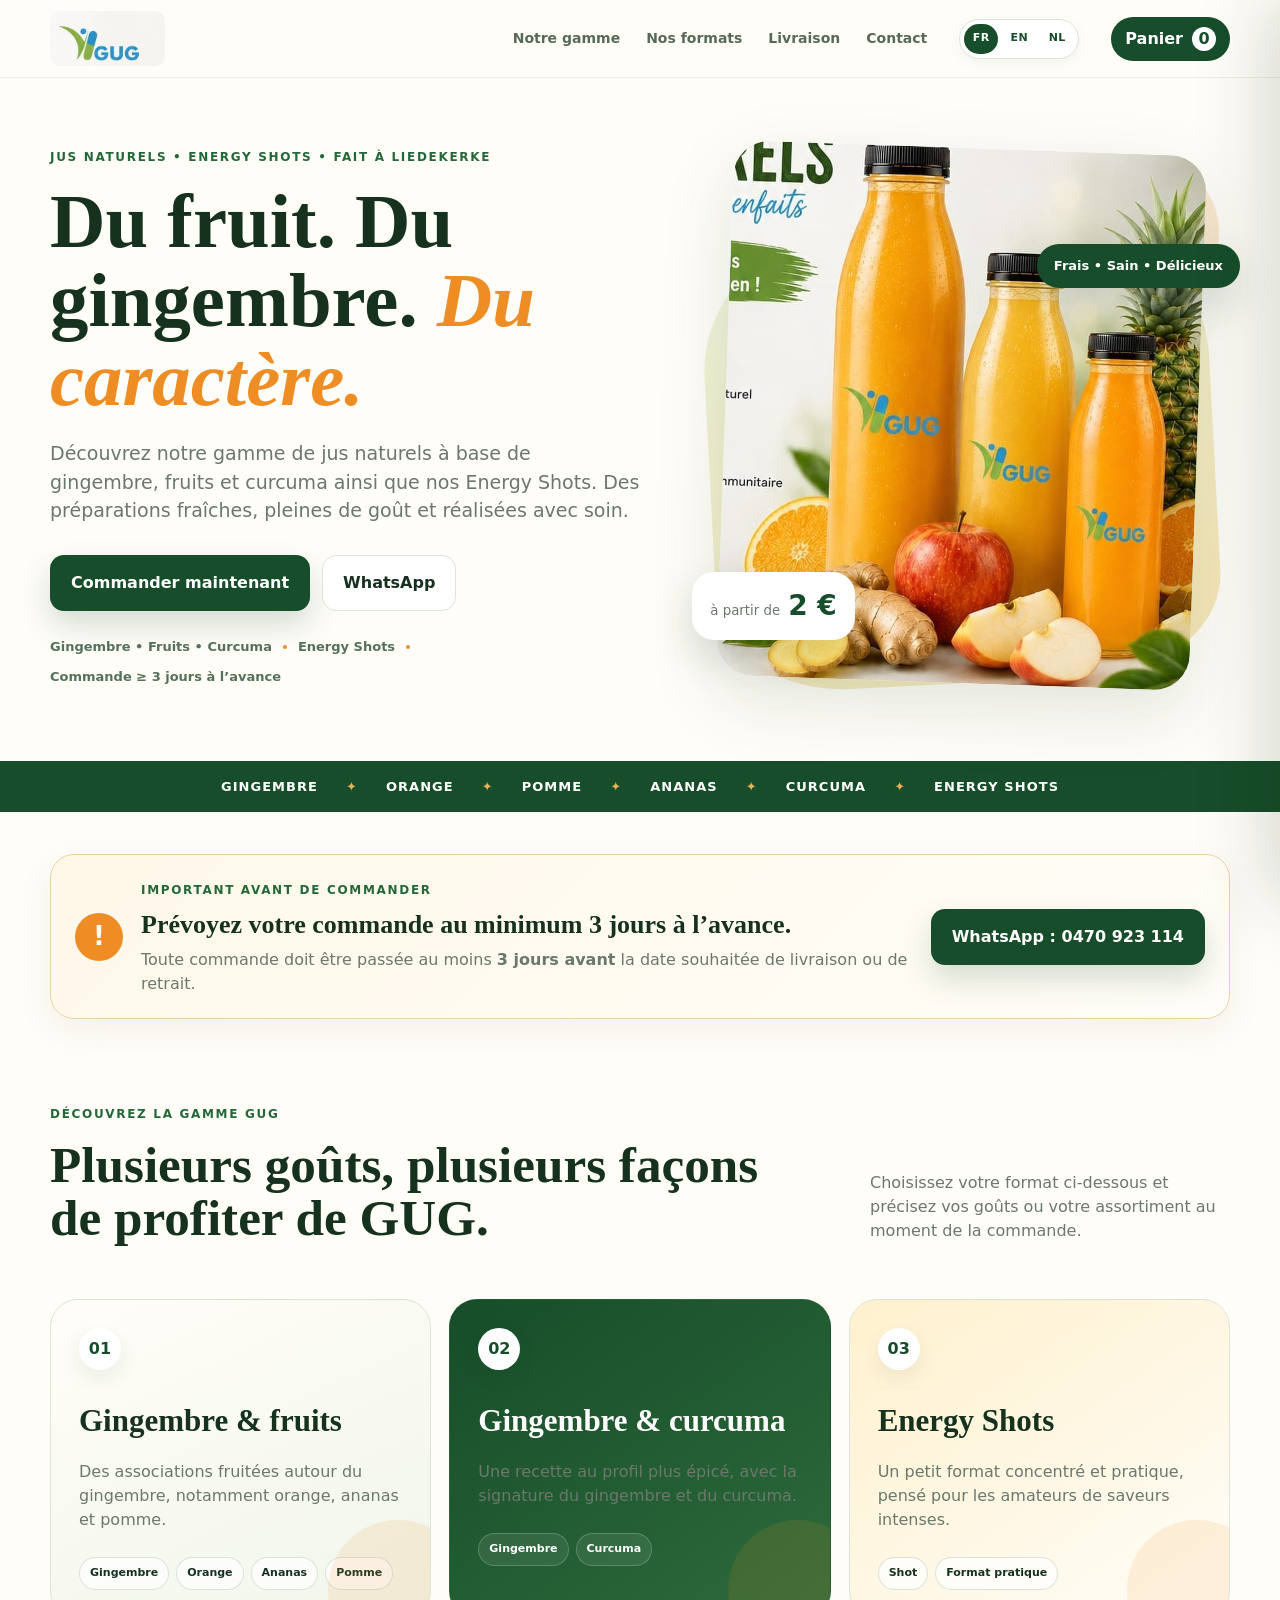
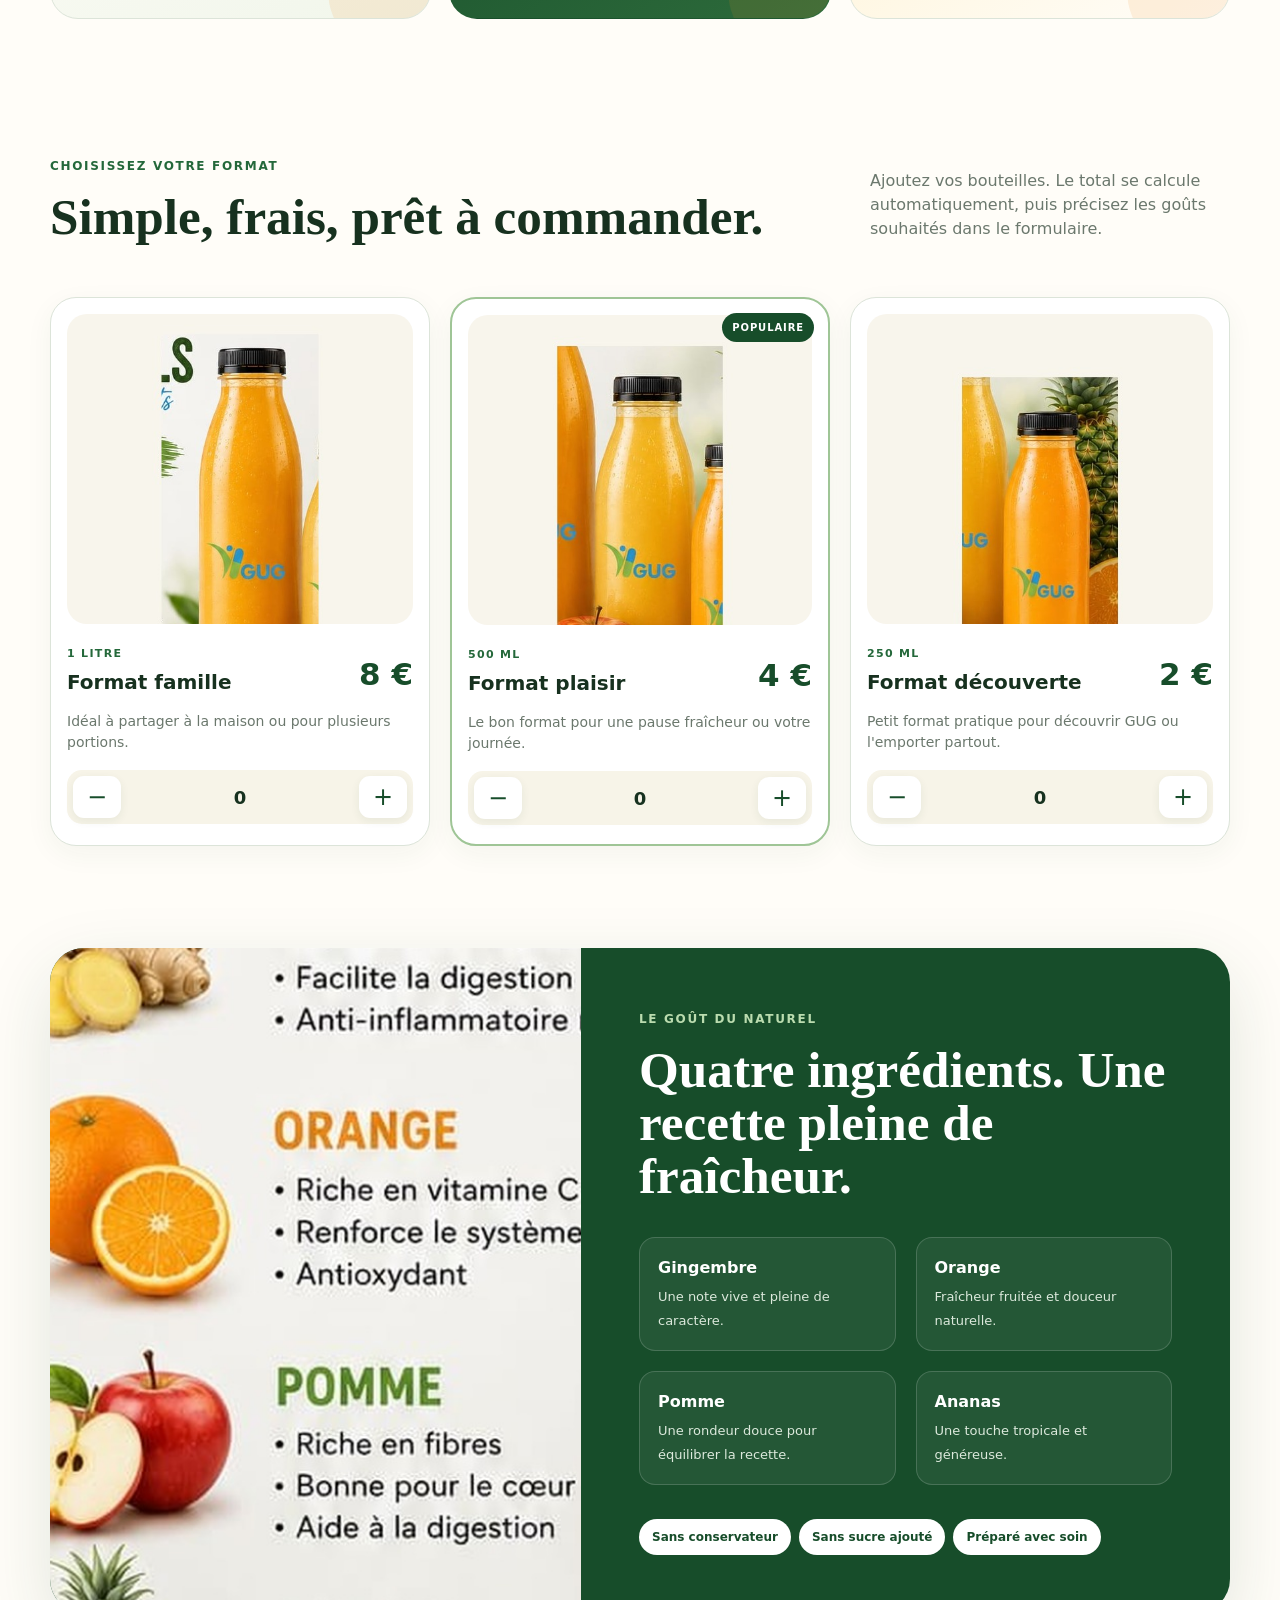
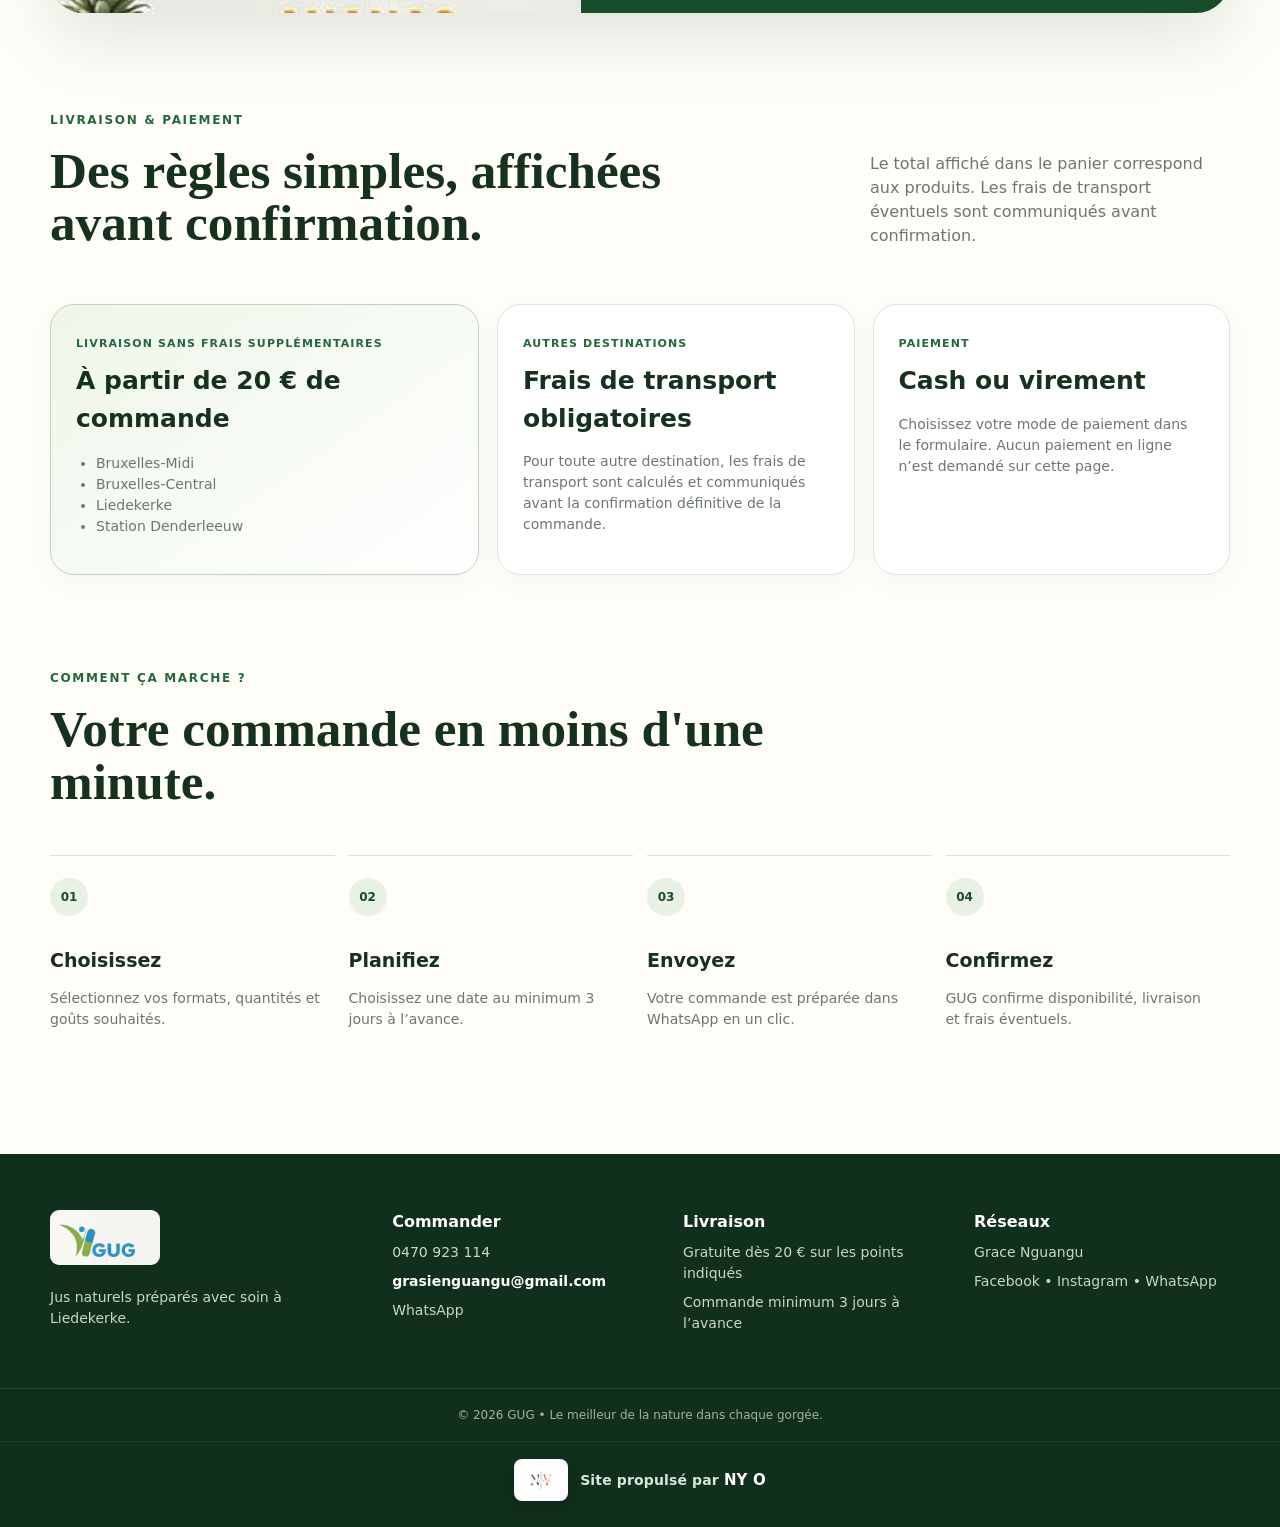
<file: index.html>
<!DOCTYPE html>

<html lang="fr">
<head>
<meta charset="utf-8"/>
<meta content="width=device-width, initial-scale=1" name="viewport"/>
<meta content="#174d2a" name="theme-color"/>
<meta content="Commandez les jus naturels GUG à base de gingembre, fruits et curcuma ainsi que nos Energy Shots. Commande minimum 3 jours à l’avance." name="description"/>
<title>GUG — Jus naturels | Commande en ligne</title>
<link href="assets/gug-favicon-32.png" rel="icon" sizes="32x32" type="image/png"/><link href="assets/gug-favicon-192.png" rel="icon" sizes="192x192" type="image/png"/><link href="assets/gug-apple-touch-icon.png" rel="apple-touch-icon" sizes="180x180"/><link href="styles.css" rel="stylesheet"/>
</head>
<body>
<header class="topbar">
<a aria-label="GUG accueil" class="brand" href="#top">
<img alt="Logo GUG" class="moving-gug-logo" src="assets/gug-logo.jpg"/>
</a>
<nav>
<a href="#gamme">Notre gamme</a>
<a href="#produits">Nos formats</a>
<a href="#livraison">Livraison</a>
<a href="#contact">Contact</a>
</nav>
<div aria-label="Choisir la langue" class="language-switch">
<a class="active" href="index.html" hreflang="fr" lang="fr">FR</a>
<a href="en.html" hreflang="en" lang="en">EN</a>
<a href="nl.html" hreflang="nl" lang="nl">NL</a>
</div>
<button aria-label="Ouvrir le panier" class="cart-mini" id="cartMini" type="button">
<span>Panier</span><b id="cartCount">0</b>
</button>
</header>
<main id="top">
<section class="hero section-shell">
<div class="hero-copy">
<span class="eyebrow">JUS NATURELS • ENERGY SHOTS • FAIT À LIEDEKERKE</span>
<h1>Du fruit. Du gingembre. <em>Du caractère.</em></h1>
<p>Découvrez notre gamme de jus naturels à base de gingembre, fruits et curcuma ainsi que nos Energy Shots. Des préparations fraîches, pleines de goût et réalisées avec soin.</p>
<div class="hero-actions">
<a class="btn primary" href="#produits">Commander maintenant</a>
<a class="btn ghost" href="https://wa.me/32470923114" rel="noopener" target="_blank">WhatsApp</a>
</div>
<div class="trust-row">
<span>Gingembre • Fruits • Curcuma</span><i></i><span>Energy Shots</span><i></i><span>Commande ≥ 3 jours à l’avance</span>
</div>
</div>
<div class="hero-visual">
<span class="sunburst"></span>
<img alt="Bouteilles de jus naturels GUG avec fruits" src="assets/gug-hero.jpg"/>
<div class="price-pill"><small>à partir de</small><strong>2 €</strong></div>
<div class="fresh-pill">Frais • Sain • Délicieux</div>
</div>
</section>
<section aria-label="Atouts GUG" class="ticker">
<div>GINGEMBRE</div><span>✦</span><div>ORANGE</div><span>✦</span><div>POMME</div><span>✦</span><div>ANANAS</div><span>✦</span><div>CURCUMA</div><span>✦</span><div>ENERGY SHOTS</div>
</section>
<section aria-label="Information importante" class="order-alert section-shell">
<div class="order-alert-icon">!</div>
<div>
<span class="eyebrow">IMPORTANT AVANT DE COMMANDER</span>
<h2>Prévoyez votre commande au minimum 3 jours à l’avance.</h2>
<p>Toute commande doit être passée au moins <strong>3 jours avant</strong> la date souhaitée de livraison ou de retrait.</p>
</div>
<a class="btn primary" href="https://wa.me/32470923114" rel="noopener" target="_blank">WhatsApp : 0470 923 114</a>
</section>
<section class="range section-shell" id="gamme">
<div class="section-head">
<div>
<span class="eyebrow">DÉCOUVREZ LA GAMME GUG</span>
<h2>Plusieurs goûts, plusieurs façons de profiter de GUG.</h2>
</div>
<p>Choisissez votre format ci-dessous et précisez vos goûts ou votre assortiment au moment de la commande.</p>
</div>
<div class="range-grid">
<article class="range-card">
<span class="range-number">01</span>
<h3>Gingembre &amp; fruits</h3>
<p>Des associations fruitées autour du gingembre, notamment orange, ananas et pomme.</p>
<div class="range-tags"><span>Gingembre</span><span>Orange</span><span>Ananas</span><span>Pomme</span></div>
</article>
<article class="range-card range-card-dark">
<span class="range-number">02</span>
<h3>Gingembre &amp; curcuma</h3>
<p>Une recette au profil plus épicé, avec la signature du gingembre et du curcuma.</p>
<div class="range-tags"><span>Gingembre</span><span>Curcuma</span></div>
</article>
<article class="range-card range-card-shot">
<span class="range-number">03</span>
<h3>Energy Shots</h3>
<p>Un petit format concentré et pratique, pensé pour les amateurs de saveurs intenses.</p>
<div class="range-tags"><span>Shot</span><span>Format pratique</span></div>
</article>
</div>
</section>
<section class="products section-shell" id="produits">
<div class="section-head">
<div>
<span class="eyebrow">CHOISISSEZ VOTRE FORMAT</span>
<h2>Simple, frais, prêt à commander.</h2>
</div>
<p>Ajoutez vos bouteilles. Le total se calcule automatiquement, puis précisez les goûts souhaités dans le formulaire.</p>
</div>
<div class="product-grid">
<article class="product-card" data-product="1l">
<div class="product-image"><img alt="Jus GUG bouteille 1 litre" src="assets/gug-1l.jpg"/></div>
<div class="product-info">
<div><span class="size">1 LITRE</span><h3>Format famille</h3></div>
<strong class="price">8 €</strong>
</div>
<p>Idéal à partager à la maison ou pour plusieurs portions.</p>
<div aria-label="Quantité 1 litre" class="qty-control">
<button class="qty-btn minus" data-id="1l" type="button">−</button>
<span class="qty" id="qty-1l">0</span>
<button class="qty-btn plus" data-id="1l" type="button">+</button>
</div>
</article>
<article class="product-card featured" data-product="500ml">
<span class="badge">POPULAIRE</span>
<div class="product-image"><img alt="Jus GUG bouteille 500 millilitres" src="assets/gug-500ml.jpg"/></div>
<div class="product-info">
<div><span class="size">500 ML</span><h3>Format plaisir</h3></div>
<strong class="price">4 €</strong>
</div>
<p>Le bon format pour une pause fraîcheur ou votre journée.</p>
<div aria-label="Quantité 500 millilitres" class="qty-control">
<button class="qty-btn minus" data-id="500ml" type="button">−</button>
<span class="qty" id="qty-500ml">0</span>
<button class="qty-btn plus" data-id="500ml" type="button">+</button>
</div>
</article>
<article class="product-card" data-product="250ml">
<div class="product-image"><img alt="Jus GUG bouteille 250 millilitres" src="assets/gug-250ml.jpg"/></div>
<div class="product-info">
<div><span class="size">250 ML</span><h3>Format découverte</h3></div>
<strong class="price">2 €</strong>
</div>
<p>Petit format pratique pour découvrir GUG ou l'emporter partout.</p>
<div aria-label="Quantité 250 millilitres" class="qty-control">
<button class="qty-btn minus" data-id="250ml" type="button">−</button>
<span class="qty" id="qty-250ml">0</span>
<button class="qty-btn plus" data-id="250ml" type="button">+</button>
</div>
</article>
</div>
</section>
<section class="nature section-shell" id="naturel">
<div class="nature-card">
<div class="nature-image"><img alt="Gingembre, orange, pomme et ananas" src="assets/gug-ingredients.jpg"/></div>
<div class="nature-copy">
<span class="eyebrow light">LE GOÛT DU NATUREL</span>
<h2>Quatre ingrédients. Une recette pleine de fraîcheur.</h2>
<div class="benefit-grid">
<div><b>Gingembre</b><span>Une note vive et pleine de caractère.</span></div>
<div><b>Orange</b><span>Fraîcheur fruitée et douceur naturelle.</span></div>
<div><b>Pomme</b><span>Une rondeur douce pour équilibrer la recette.</span></div>
<div><b>Ananas</b><span>Une touche tropicale et généreuse.</span></div>
</div>
<div class="clean-labels"><span>Sans conservateur</span><span>Sans sucre ajouté</span><span>Préparé avec soin</span></div>
</div>
</div>
</section>
<section class="logistics section-shell" id="livraison">
<div class="section-head">
<div>
<span class="eyebrow">LIVRAISON &amp; PAIEMENT</span>
<h2>Des règles simples, affichées avant confirmation.</h2>
</div>
<p>Le total affiché dans le panier correspond aux produits. Les frais de transport éventuels sont communiqués avant confirmation.</p>
</div>
<div class="logistics-grid">
<article class="logistics-card free">
<span class="logistics-kicker">LIVRAISON SANS FRAIS SUPPLÉMENTAIRES</span>
<h3>À partir de 20 € de commande</h3>
<ul>
<li>Bruxelles-Midi</li>
<li>Bruxelles-Central</li>
<li>Liedekerke</li>
<li>Station Denderleeuw</li>
</ul>
</article>
<article class="logistics-card">
<span class="logistics-kicker">AUTRES DESTINATIONS</span>
<h3>Frais de transport obligatoires</h3>
<p>Pour toute autre destination, les frais de transport sont calculés et communiqués avant la confirmation définitive de la commande.</p>
</article>
<article class="logistics-card">
<span class="logistics-kicker">PAIEMENT</span>
<h3>Cash ou virement</h3>
<p>Choisissez votre mode de paiement dans le formulaire. Aucun paiement en ligne n’est demandé sur cette page.</p>
</article>
</div>
</section>
<section class="how section-shell">
<div class="section-head compact"><div><span class="eyebrow">COMMENT ÇA MARCHE ?</span><h2>Votre commande en moins d'une minute.</h2></div></div>
<div class="steps">
<div><span>01</span><b>Choisissez</b><p>Sélectionnez vos formats, quantités et goûts souhaités.</p></div>
<div><span>02</span><b>Planifiez</b><p>Choisissez une date au minimum 3 jours à l’avance.</p></div>
<div><span>03</span><b>Envoyez</b><p>Votre commande est préparée dans WhatsApp en un clic.</p></div>
<div><span>04</span><b>Confirmez</b><p>GUG confirme disponibilité, livraison et frais éventuels.</p></div>
</div>
</section>
</main>
<footer id="contact">
<div class="footer-inner section-shell">
<div><img alt="GUG" class="footer-logo" src="assets/gug-logo.jpg"/><p>Jus naturels préparés avec soin à Liedekerke.</p></div>
<div><b>Commander</b><a href="tel:+32470923114">0470 923 114</a><a class="contact-email" href="mailto:grasienguangu@gmail.com"><strong>grasienguangu@gmail.com</strong></a><a href="https://wa.me/32470923114" rel="noopener" target="_blank">WhatsApp</a></div>
<div><b>Livraison</b><span>Gratuite dès 20 € sur les points indiqués</span><span>Commande minimum 3 jours à l’avance</span></div>
<div><b>Réseaux</b><span>Grace Nguangu</span><span>Facebook • Instagram • WhatsApp</span></div>
</div>
<div class="copyright">© 2026 GUG • Le meilleur de la nature dans chaque gorgée.</div>
<div class="powered-by"><a class="ny-powered-link" href="https://ny-organization.be/home" rel="noopener" target="_blank"><img alt="NY Organization" class="ny-powered-logo" src="assets/ny-organization-logo.png"/><span>Site propulsé par <strong>NY O</strong></span></a></div>
</footer>
<button class="floating-cart" hidden="" id="floatingCart" type="button">
<span><b id="floatingQty">0</b> <span id="floatingItemLabel">article</span></span>
<strong id="floatingTotal">0 €</strong>
<em>Voir ma commande →</em>
</button>
<div class="drawer-backdrop" hidden="" id="drawerBackdrop"></div>
<aside aria-hidden="true" aria-label="Votre commande" class="cart-drawer" id="cartDrawer">
<div class="drawer-head">
<div><span class="eyebrow">VOTRE COMMANDE</span><h2>Panier GUG</h2></div>
<button aria-label="Fermer" class="close" id="closeDrawer" type="button">×</button>
</div>
<div class="cart-items" id="cartItems"></div>
<div class="cart-empty" id="cartEmpty">Votre panier est vide. Ajoutez une bouteille pour commencer.</div>
<div class="cart-total" hidden="" id="cartTotalBlock">
<span>Total produits</span><strong id="drawerTotal">0 €</strong>
<small id="deliveryRule">Les éventuels frais de transport sont confirmés avec vous avant validation.</small>
</div>
<form hidden="" id="orderForm">
<div class="form-title"><span>Coordonnées</span><small>* champs obligatoires</small></div>
<label>Nom et prénom *<input autocomplete="name" id="customerName" placeholder="Votre nom" required="" type="text"/></label>
<label>Téléphone *<input autocomplete="tel" id="customerPhone" placeholder="04…" required="" type="tel"/></label>
<fieldset>
<legend>Mode de réception *</legend>
<label class="radio-card"><input checked="" name="delivery" type="radio" value="Livraison"/><span><b>Livraison / point de remise</b><small>Choisissez votre destination ci-dessous</small></span></label>
<label class="radio-card"><input name="delivery" type="radio" value="Retrait à Liedekerke"/><span><b>Retrait</b><small>Retrait à Liedekerke</small></span></label>
</fieldset>
<div id="deliveryFields">
<label>Destination *
          <select id="deliveryDestination" required="">
<option value="">Choisir une destination</option>
<option value="Bruxelles-Midi">Bruxelles-Midi</option>
<option value="Bruxelles-Central">Bruxelles-Central</option>
<option value="Liedekerke">Liedekerke</option>
<option value="Station Denderleeuw">Station Denderleeuw</option>
<option value="Autre destination">Autre destination</option>
</select>
</label>
<div class="delivery-notice" id="deliveryNotice">
          Livraison sans frais supplémentaires sur les points indiqués pour toute commande à partir de 20 €.
        </div>
</div>
<div hidden="" id="addressFields">
<label>Adresse / destination exacte *<input autocomplete="street-address" id="address" placeholder="Rue, numéro ou lieu de rendez-vous" type="text"/></label>
<div class="two-cols">
<label>Code postal<input autocomplete="postal-code" id="postalCode" placeholder="1000" type="text"/></label>
<label>Ville<input autocomplete="address-level2" id="city" placeholder="Ville" type="text"/></label>
</div>
</div>
<fieldset>
<legend>Mode de paiement *</legend>
<label class="radio-card"><input checked="" name="payment" type="radio" value="Cash"/><span><b>Cash</b><small>Paiement en espèces selon les modalités convenues</small></span></label>
<label class="radio-card"><input name="payment" type="radio" value="Virement bancaire"/><span><b>Virement bancaire</b><small>Les coordonnées de paiement sont communiquées lors de la confirmation</small></span></label>
</fieldset>
<label>Date souhaitée *<input id="deliveryDate" required="" type="date"/></label>
<div class="advance-notice"><b>Minimum 3 jours à l’avance.</b> Le calendrier bloque automatiquement les dates trop proches.</div>
<label>Goûts / composition souhaités<textarea id="flavors" placeholder="Ex. gingembre-ananas, gingembre-orange, curcuma, Energy Shots, assortiment…" rows="3"></textarea></label>
<label>Note / précision<textarea id="note" placeholder="Ex. heure préférée, précision de rendez-vous, instructions…" rows="3"></textarea></label>
<fieldset class="safety-box">
<legend>Précautions avant commande *</legend>
<p class="safety-intro">Avant de finaliser, vérifiez qu’aucune des situations suivantes ne vous concerne :</p>
<ul>
<li>Allergie ou intolérance à l’un des ingrédients</li>
<li>Prise régulière de médicaments nécessitant une vérification de compatibilité</li>
<li>Traitement anticoagulant ou affectant la coagulation</li>
<li>Grossesse ou allaitement — souhait de demander conseil</li>
<li>Sensibilité ou problème digestif nécessitant des précautions</li>
<li>Autre situation particulière</li>
</ul>
<label class="check-card">
<input id="safetyConfirm" required="" type="checkbox"/>
<span><b>Aucune de ces situations</b><small>Je confirme qu’aucune des situations ci-dessus ne me concerne.</small></span>
</label>
<p class="safety-help">Si une situation vous concerne, ne cochez pas cette case et contactez GUG sur WhatsApp avant de commander.</p>
</fieldset>
<button class="btn primary full" type="submit">Envoyer ma commande sur WhatsApp</button>
<p class="form-note">Aucun paiement n'est demandé sur cette page. GUG confirme la disponibilité, les modalités de remise et les éventuels frais de transport via WhatsApp.</p>
</form>
</aside>
<div aria-live="polite" class="toast" id="toast" role="status"></div>
<script src="app.js"></script>
</body>
</html>
</file>
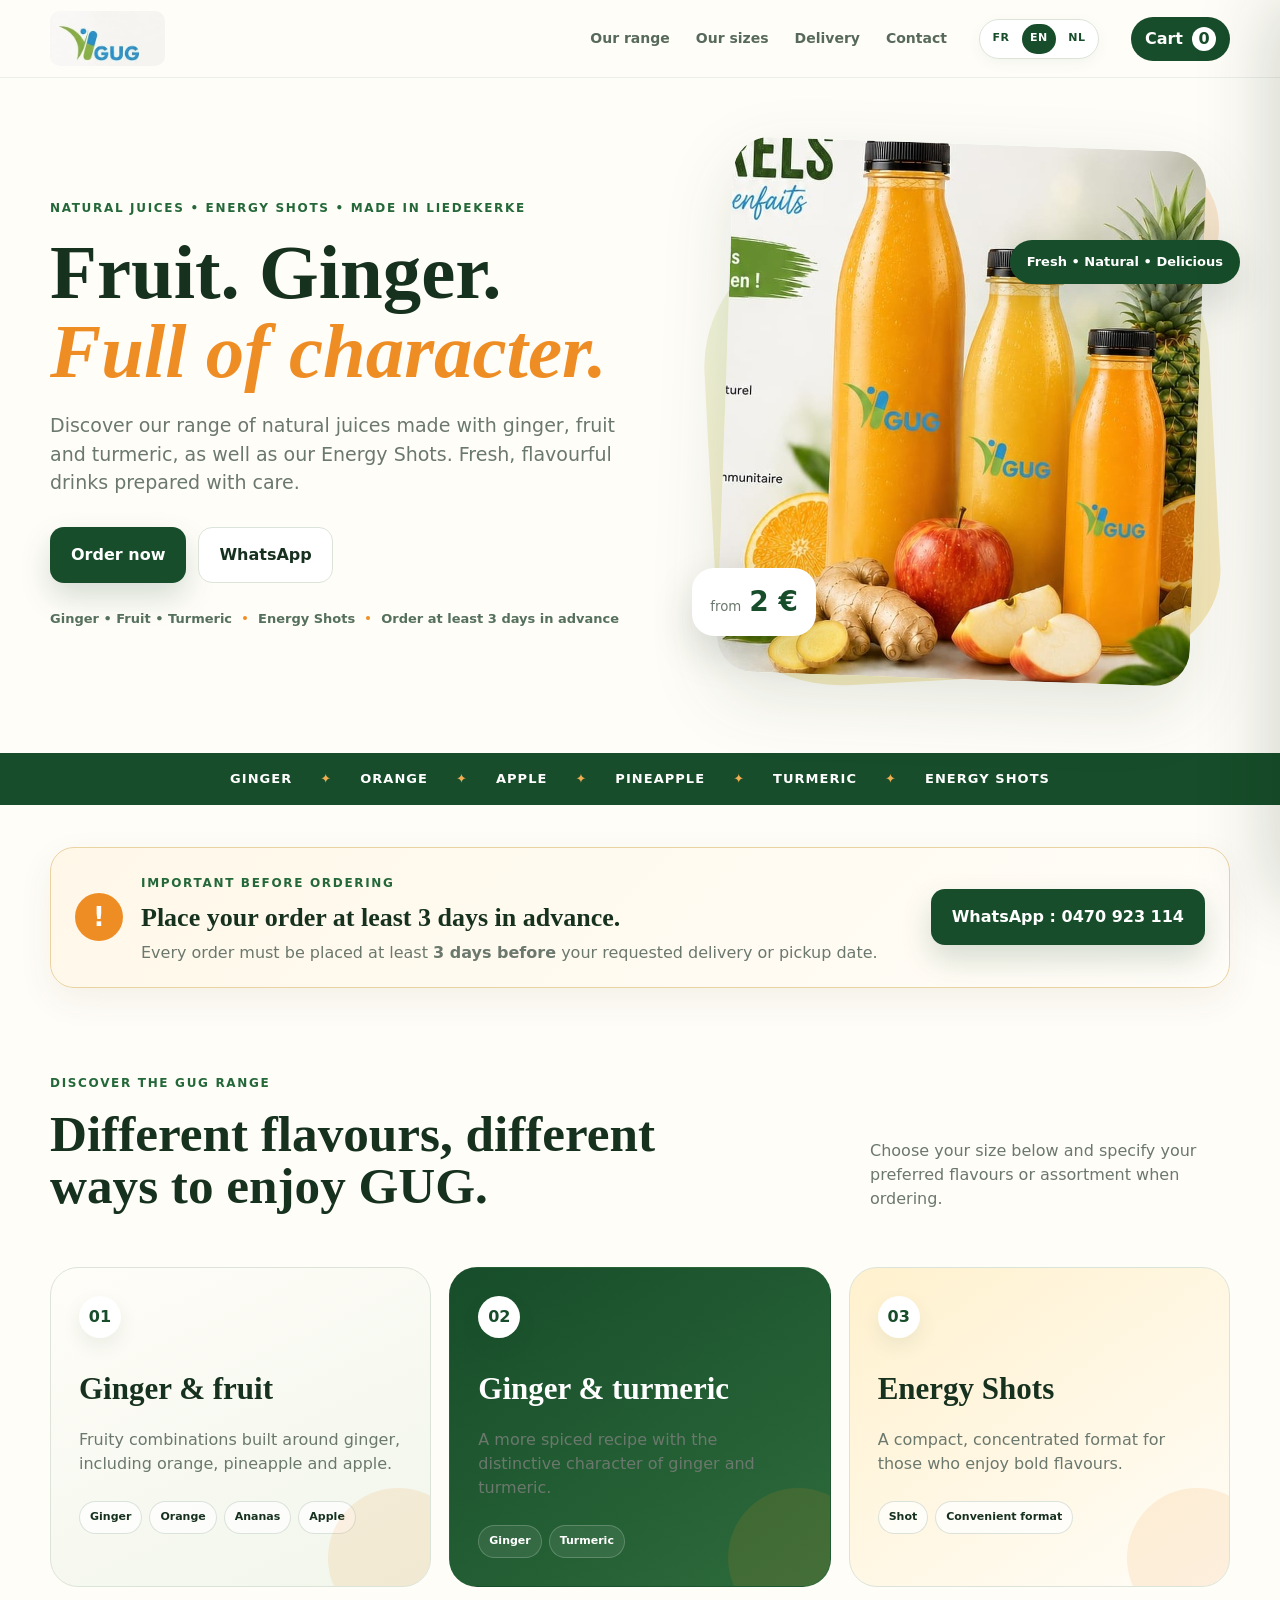
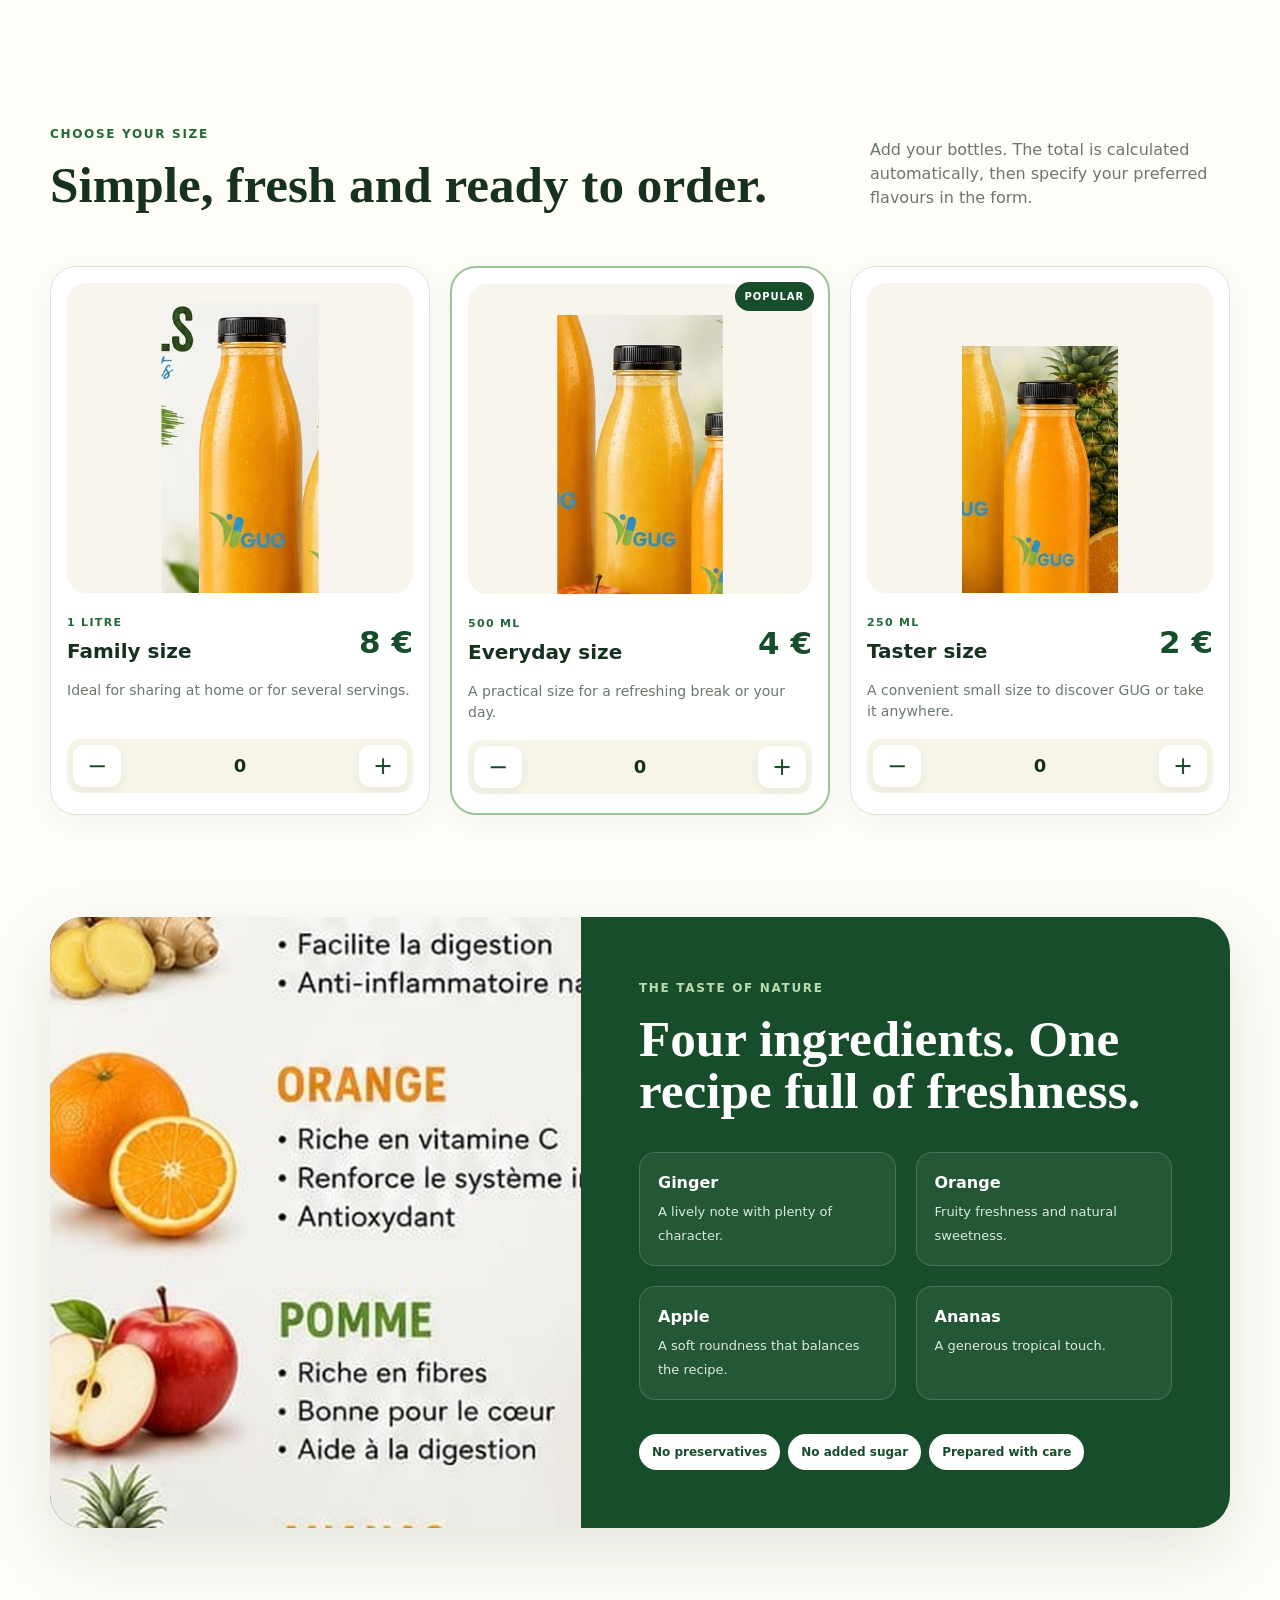
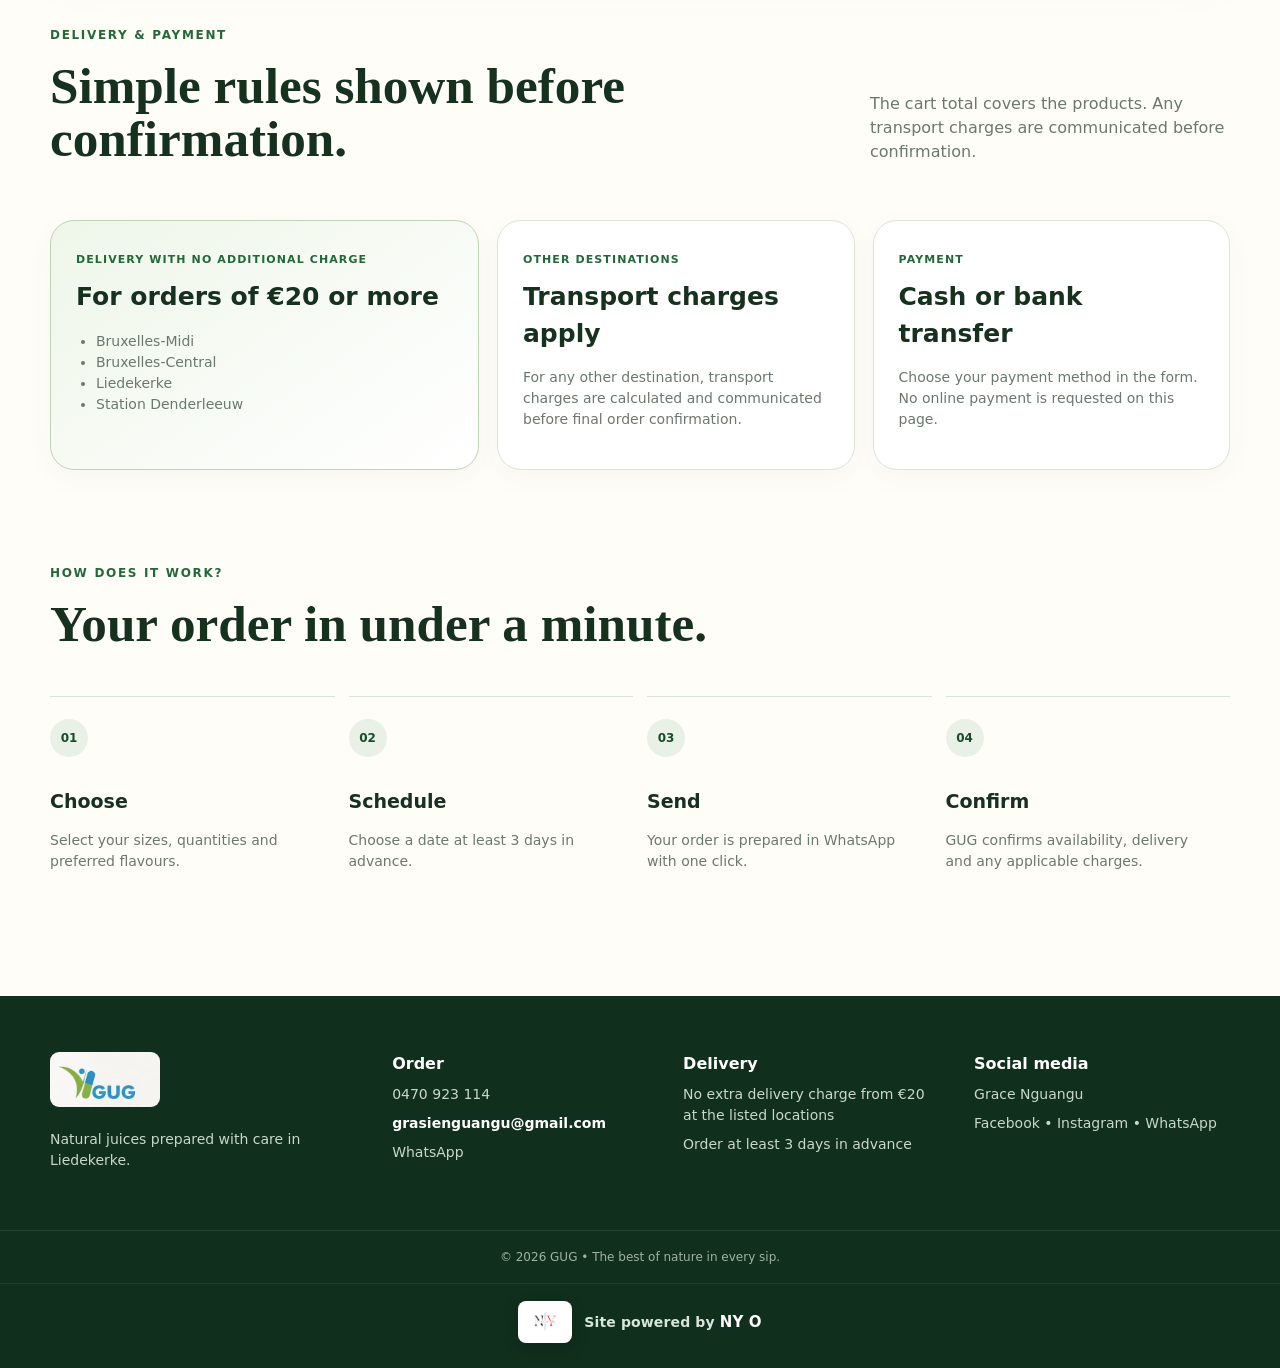
<file: en.html>
<!DOCTYPE html>

<html lang="en">
<head>
<meta charset="utf-8"/>
<meta content="width=device-width, initial-scale=1" name="viewport"/>
<meta content="#174d2a" name="theme-color"/>
<meta content="Order GUG natural juices made with ginger, fruit and turmeric, as well as Energy Shots. Orders must be placed at least 3 days in advance." name="description"/>
<title>GUG — Natural juices | Online ordering</title>
<link href="assets/gug-favicon-32.png" rel="icon" sizes="32x32" type="image/png"/><link href="assets/gug-favicon-192.png" rel="icon" sizes="192x192" type="image/png"/><link href="assets/gug-apple-touch-icon.png" rel="apple-touch-icon" sizes="180x180"/><link href="styles.css" rel="stylesheet"/>
</head>
<body>
<header class="topbar">
<a aria-label="GUG home" class="brand" href="#top">
<img alt="Logo GUG" class="moving-gug-logo" src="assets/gug-logo.jpg"/>
</a>
<nav>
<a href="#gamme">Our range</a>
<a href="#produits">Our sizes</a>
<a href="#livraison">Delivery</a>
<a href="#contact">Contact</a>
</nav>
<div aria-label="Choose language" class="language-switch">
<a href="index.html" hreflang="fr" lang="fr">FR</a>
<a class="active" href="en.html" hreflang="en" lang="en">EN</a>
<a href="nl.html" hreflang="nl" lang="nl">NL</a>
</div>
<button aria-label="Open cart" class="cart-mini" id="cartMini" type="button">
<span>Cart</span><b id="cartCount">0</b>
</button>
</header>
<main id="top">
<section class="hero section-shell">
<div class="hero-copy">
<span class="eyebrow">NATURAL JUICES • ENERGY SHOTS • MADE IN LIEDEKERKE</span>
<h1>Fruit. Ginger. <em>Full of character.</em></h1>
<p>Discover our range of natural juices made with ginger, fruit and turmeric, as well as our Energy Shots. Fresh, flavourful drinks prepared with care.</p>
<div class="hero-actions">
<a class="btn primary" href="#produits">Order now</a>
<a class="btn ghost" href="https://wa.me/32470923114" rel="noopener" target="_blank">WhatsApp</a>
</div>
<div class="trust-row">
<span>Ginger • Fruit • Turmeric</span><i></i><span>Energy Shots</span><i></i><span>Order at least 3 days in advance</span>
</div>
</div>
<div class="hero-visual">
<span class="sunburst"></span>
<img alt="GUG natural juice bottles with fruit" src="assets/gug-hero.jpg"/>
<div class="price-pill"><small>from</small><strong>2 €</strong></div>
<div class="fresh-pill">Fresh • Natural • Delicious</div>
</div>
</section>
<section aria-label="GUG highlights" class="ticker">
<div>GINGER</div><span>✦</span><div>ORANGE</div><span>✦</span><div>APPLE</div><span>✦</span><div>PINEAPPLE</div><span>✦</span><div>TURMERIC</div><span>✦</span><div>ENERGY SHOTS</div>
</section>
<section aria-label="Important information" class="order-alert section-shell">
<div class="order-alert-icon">!</div>
<div>
<span class="eyebrow">IMPORTANT BEFORE ORDERING</span>
<h2>Place your order at least 3 days in advance.</h2>
<p>Every order must be placed at least <strong>3 days before</strong> your requested delivery or pickup date.</p>
</div>
<a class="btn primary" href="https://wa.me/32470923114" rel="noopener" target="_blank">WhatsApp : 0470 923 114</a>
</section>
<section class="range section-shell" id="gamme">
<div class="section-head">
<div>
<span class="eyebrow">DISCOVER THE GUG RANGE</span>
<h2>Different flavours, different ways to enjoy GUG.</h2>
</div>
<p>Choose your size below and specify your preferred flavours or assortment when ordering.</p>
</div>
<div class="range-grid">
<article class="range-card">
<span class="range-number">01</span>
<h3>Ginger &amp; fruit</h3>
<p>Fruity combinations built around ginger, including orange, pineapple and apple.</p>
<div class="range-tags"><span>Ginger</span><span>Orange</span><span>Ananas</span><span>Apple</span></div>
</article>
<article class="range-card range-card-dark">
<span class="range-number">02</span>
<h3>Ginger &amp; turmeric</h3>
<p>A more spiced recipe with the distinctive character of ginger and turmeric.</p>
<div class="range-tags"><span>Ginger</span><span>Turmeric</span></div>
</article>
<article class="range-card range-card-shot">
<span class="range-number">03</span>
<h3>Energy Shots</h3>
<p>A compact, concentrated format for those who enjoy bold flavours.</p>
<div class="range-tags"><span>Shot</span><span>Convenient format</span></div>
</article>
</div>
</section>
<section class="products section-shell" id="produits">
<div class="section-head">
<div>
<span class="eyebrow">CHOOSE YOUR SIZE</span>
<h2>Simple, fresh and ready to order.</h2>
</div>
<p>Add your bottles. The total is calculated automatically, then specify your preferred flavours in the form.</p>
</div>
<div class="product-grid">
<article class="product-card" data-product="1l">
<div class="product-image"><img alt="GUG 1 litre juice bottle" src="assets/gug-1l.jpg"/></div>
<div class="product-info">
<div><span class="size">1 LITRE</span><h3>Family size</h3></div>
<strong class="price">8 €</strong>
</div>
<p>Ideal for sharing at home or for several servings.</p>
<div aria-label="1 litre quantity" class="qty-control">
<button class="qty-btn minus" data-id="1l" type="button">−</button>
<span class="qty" id="qty-1l">0</span>
<button class="qty-btn plus" data-id="1l" type="button">+</button>
</div>
</article>
<article class="product-card featured" data-product="500ml">
<span class="badge">POPULAR</span>
<div class="product-image"><img alt="GUG 500 ml juice bottle" src="assets/gug-500ml.jpg"/></div>
<div class="product-info">
<div><span class="size">500 ML</span><h3>Everyday size</h3></div>
<strong class="price">4 €</strong>
</div>
<p>A practical size for a refreshing break or your day.</p>
<div aria-label="500 ml quantity" class="qty-control">
<button class="qty-btn minus" data-id="500ml" type="button">−</button>
<span class="qty" id="qty-500ml">0</span>
<button class="qty-btn plus" data-id="500ml" type="button">+</button>
</div>
</article>
<article class="product-card" data-product="250ml">
<div class="product-image"><img alt="GUG 250 ml juice bottle" src="assets/gug-250ml.jpg"/></div>
<div class="product-info">
<div><span class="size">250 ML</span><h3>Taster size</h3></div>
<strong class="price">2 €</strong>
</div>
<p>A convenient small size to discover GUG or take it anywhere.</p>
<div aria-label="250 ml quantity" class="qty-control">
<button class="qty-btn minus" data-id="250ml" type="button">−</button>
<span class="qty" id="qty-250ml">0</span>
<button class="qty-btn plus" data-id="250ml" type="button">+</button>
</div>
</article>
</div>
</section>
<section class="nature section-shell" id="naturel">
<div class="nature-card">
<div class="nature-image"><img alt="Ginger, orange, apple and pineapple" src="assets/gug-ingredients.jpg"/></div>
<div class="nature-copy">
<span class="eyebrow light">THE TASTE OF NATURE</span>
<h2>Four ingredients. One recipe full of freshness.</h2>
<div class="benefit-grid">
<div><b>Ginger</b><span>A lively note with plenty of character.</span></div>
<div><b>Orange</b><span>Fruity freshness and natural sweetness.</span></div>
<div><b>Apple</b><span>A soft roundness that balances the recipe.</span></div>
<div><b>Ananas</b><span>A generous tropical touch.</span></div>
</div>
<div class="clean-labels"><span>No preservatives</span><span>No added sugar</span><span>Prepared with care</span></div>
</div>
</div>
</section>
<section class="logistics section-shell" id="livraison">
<div class="section-head">
<div>
<span class="eyebrow">DELIVERY &amp; PAYMENT</span>
<h2>Simple rules shown before confirmation.</h2>
</div>
<p>The cart total covers the products. Any transport charges are communicated before confirmation.</p>
</div>
<div class="logistics-grid">
<article class="logistics-card free">
<span class="logistics-kicker">DELIVERY WITH NO ADDITIONAL CHARGE</span>
<h3>For orders of €20 or more</h3>
<ul>
<li>Bruxelles-Midi</li>
<li>Bruxelles-Central</li>
<li>Liedekerke</li>
<li>Station Denderleeuw</li>
</ul>
</article>
<article class="logistics-card">
<span class="logistics-kicker">OTHER DESTINATIONS</span>
<h3>Transport charges apply</h3>
<p>For any other destination, transport charges are calculated and communicated before final order confirmation.</p>
</article>
<article class="logistics-card">
<span class="logistics-kicker">PAYMENT</span>
<h3>Cash or bank transfer</h3>
<p>Choose your payment method in the form. No online payment is requested on this page.</p>
</article>
</div>
</section>
<section class="how section-shell">
<div class="section-head compact"><div><span class="eyebrow">HOW DOES IT WORK?</span><h2>Your order in under a minute.</h2></div></div>
<div class="steps">
<div><span>01</span><b>Choose</b><p>Select your sizes, quantities and preferred flavours.</p></div>
<div><span>02</span><b>Schedule</b><p>Choose a date at least 3 days in advance.</p></div>
<div><span>03</span><b>Send</b><p>Your order is prepared in WhatsApp with one click.</p></div>
<div><span>04</span><b>Confirm</b><p>GUG confirms availability, delivery and any applicable charges.</p></div>
</div>
</section>
</main>
<footer id="contact">
<div class="footer-inner section-shell">
<div><img alt="GUG" class="footer-logo" src="assets/gug-logo.jpg"/><p>Natural juices prepared with care in Liedekerke.</p></div>
<div><b>Order</b><a href="tel:+32470923114">0470 923 114</a><a class="contact-email" href="mailto:grasienguangu@gmail.com"><strong>grasienguangu@gmail.com</strong></a><a href="https://wa.me/32470923114" rel="noopener" target="_blank">WhatsApp</a></div>
<div><b>Delivery</b><span>No extra delivery charge from €20 at the listed locations</span><span>Order at least 3 days in advance</span></div>
<div><b>Social media</b><span>Grace Nguangu</span><span>Facebook • Instagram • WhatsApp</span></div>
</div>
<div class="copyright">© 2026 GUG • The best of nature in every sip.</div>
<div class="powered-by"><a class="ny-powered-link" href="https://ny-organization.be/home" rel="noopener" target="_blank"><img alt="NY Organization" class="ny-powered-logo" src="assets/ny-organization-logo.png"/><span>Site powered by <strong>NY O</strong></span></a></div>
</footer>
<button class="floating-cart" hidden="" id="floatingCart" type="button">
<span><b id="floatingQty">0</b> <span id="floatingItemLabel">item</span></span>
<strong id="floatingTotal">0 €</strong>
<em>View my order →</em>
</button>
<div class="drawer-backdrop" hidden="" id="drawerBackdrop"></div>
<aside aria-hidden="true" aria-label="Your order" class="cart-drawer" id="cartDrawer">
<div class="drawer-head">
<div><span class="eyebrow">YOUR ORDER</span><h2>GUG cart</h2></div>
<button aria-label="Close" class="close" id="closeDrawer" type="button">×</button>
</div>
<div class="cart-items" id="cartItems"></div>
<div class="cart-empty" id="cartEmpty">Your cart is empty. Add a bottle to get started.</div>
<div class="cart-total" hidden="" id="cartTotalBlock">
<span>Product total</span><strong id="drawerTotal">0 €</strong>
<small id="deliveryRule">Any transport charges are confirmed with you before validation.</small>
</div>
<form hidden="" id="orderForm">
<div class="form-title"><span>Contact details</span><small>* required fields</small></div>
<label>Full name *<input autocomplete="name" id="customerName" placeholder="Your name" required="" type="text"/></label>
<label>Phone *<input autocomplete="tel" id="customerPhone" placeholder="04…" required="" type="tel"/></label>
<fieldset>
<legend>Fulfilment method *</legend>
<label class="radio-card"><input checked="" name="delivery" type="radio" value="Livraison"/><span><b>Delivery / meeting point</b><small>Choose your destination below</small></span></label>
<label class="radio-card"><input name="delivery" type="radio" value="Retrait à Liedekerke"/><span><b>Pickup</b><small>Pickup in Liedekerke</small></span></label>
</fieldset>
<div id="deliveryFields">
<label>Destination *
          <select id="deliveryDestination" required="">
<option value="">Choose a destination</option>
<option value="Bruxelles-Midi">Bruxelles-Midi</option>
<option value="Bruxelles-Central">Bruxelles-Central</option>
<option value="Liedekerke">Liedekerke</option>
<option value="Station Denderleeuw">Station Denderleeuw</option>
<option value="Autre destination">Other destination</option>
</select>
</label>
<div class="delivery-notice" id="deliveryNotice">
          Delivery with no additional charge at the listed locations for orders of €20 or more.
        </div>
</div>
<div hidden="" id="addressFields">
<label>Exact address / destination *<input autocomplete="street-address" id="address" placeholder="Street, number or meeting point" type="text"/></label>
<div class="two-cols">
<label>Postal code<input autocomplete="postal-code" id="postalCode" placeholder="1000" type="text"/></label>
<label>City<input autocomplete="address-level2" id="city" placeholder="City" type="text"/></label>
</div>
</div>
<fieldset>
<legend>Payment method *</legend>
<label class="radio-card"><input checked="" name="payment" type="radio" value="Cash"/><span><b>Cash</b><small>Cash payment according to the agreed arrangements</small></span></label>
<label class="radio-card"><input name="payment" type="radio" value="Virement bancaire"/><span><b>Bank transfer</b><small>Payment details are provided when the order is confirmed</small></span></label>
</fieldset>
<label>Requested date *<input id="deliveryDate" required="" type="date"/></label>
<div class="advance-notice"><b>At least 3 days in advance.</b> The calendar automatically blocks dates that are too soon.</div>
<label>Preferred flavours / assortment<textarea id="flavors" placeholder="E.g. ginger-pineapple, ginger-orange, turmeric, Energy Shots, assortment…" rows="3"></textarea></label>
<label>Notes / details<textarea id="note" placeholder="E.g. preferred time, meeting details, instructions…" rows="3"></textarea></label>
<fieldset class="safety-box">
<legend>Precautions before ordering *</legend>
<p class="safety-intro">Before completing your order, check that none of the following situations applies to you:</p>
<ul>
<li>Allergy or intolerance to any of the ingredients</li>
<li>Regular use of medication requiring a compatibility check</li>
<li>Anticoagulant treatment or medication affecting blood clotting</li>
<li>Pregnancy or breastfeeding — you may wish to seek advice</li>
<li>Digestive sensitivity or condition requiring precautions</li>
<li>Another particular situation</li>
</ul>
<label class="check-card">
<input id="safetyConfirm" required="" type="checkbox"/>
<span><b>None of these situations</b><small>I confirm that none of the situations listed above applies to me.</small></span>
</label>
<p class="safety-help">If any of these situations applies to you, do not tick this box and contact GUG on WhatsApp before ordering.</p>
</fieldset>
<button class="btn primary full" type="submit">Send my order on WhatsApp</button>
<p class="form-note">No payment is requested on this page. GUG confirms availability, fulfilment arrangements and any transport charges via WhatsApp.</p>
</form>
</aside>
<div aria-live="polite" class="toast" id="toast" role="status"></div>
<script src="app.js"></script>
</body>
</html>
</file>
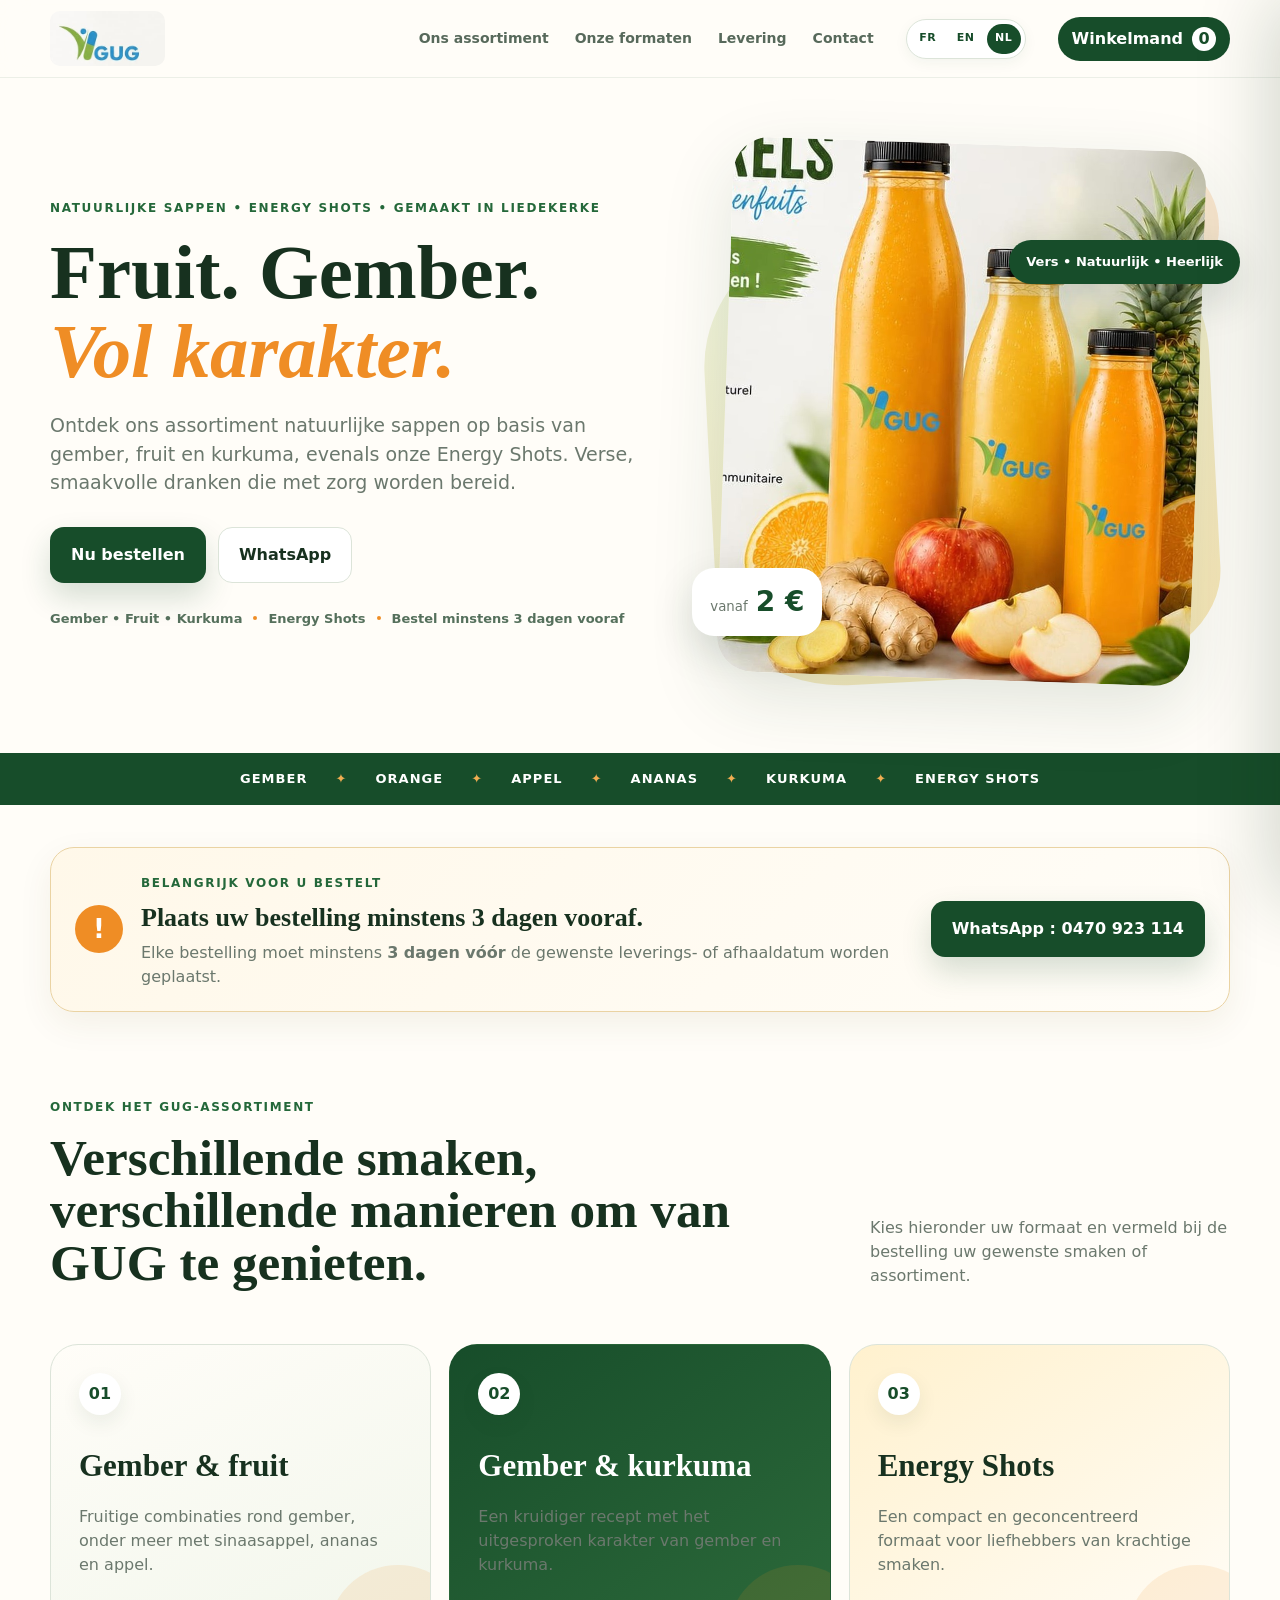
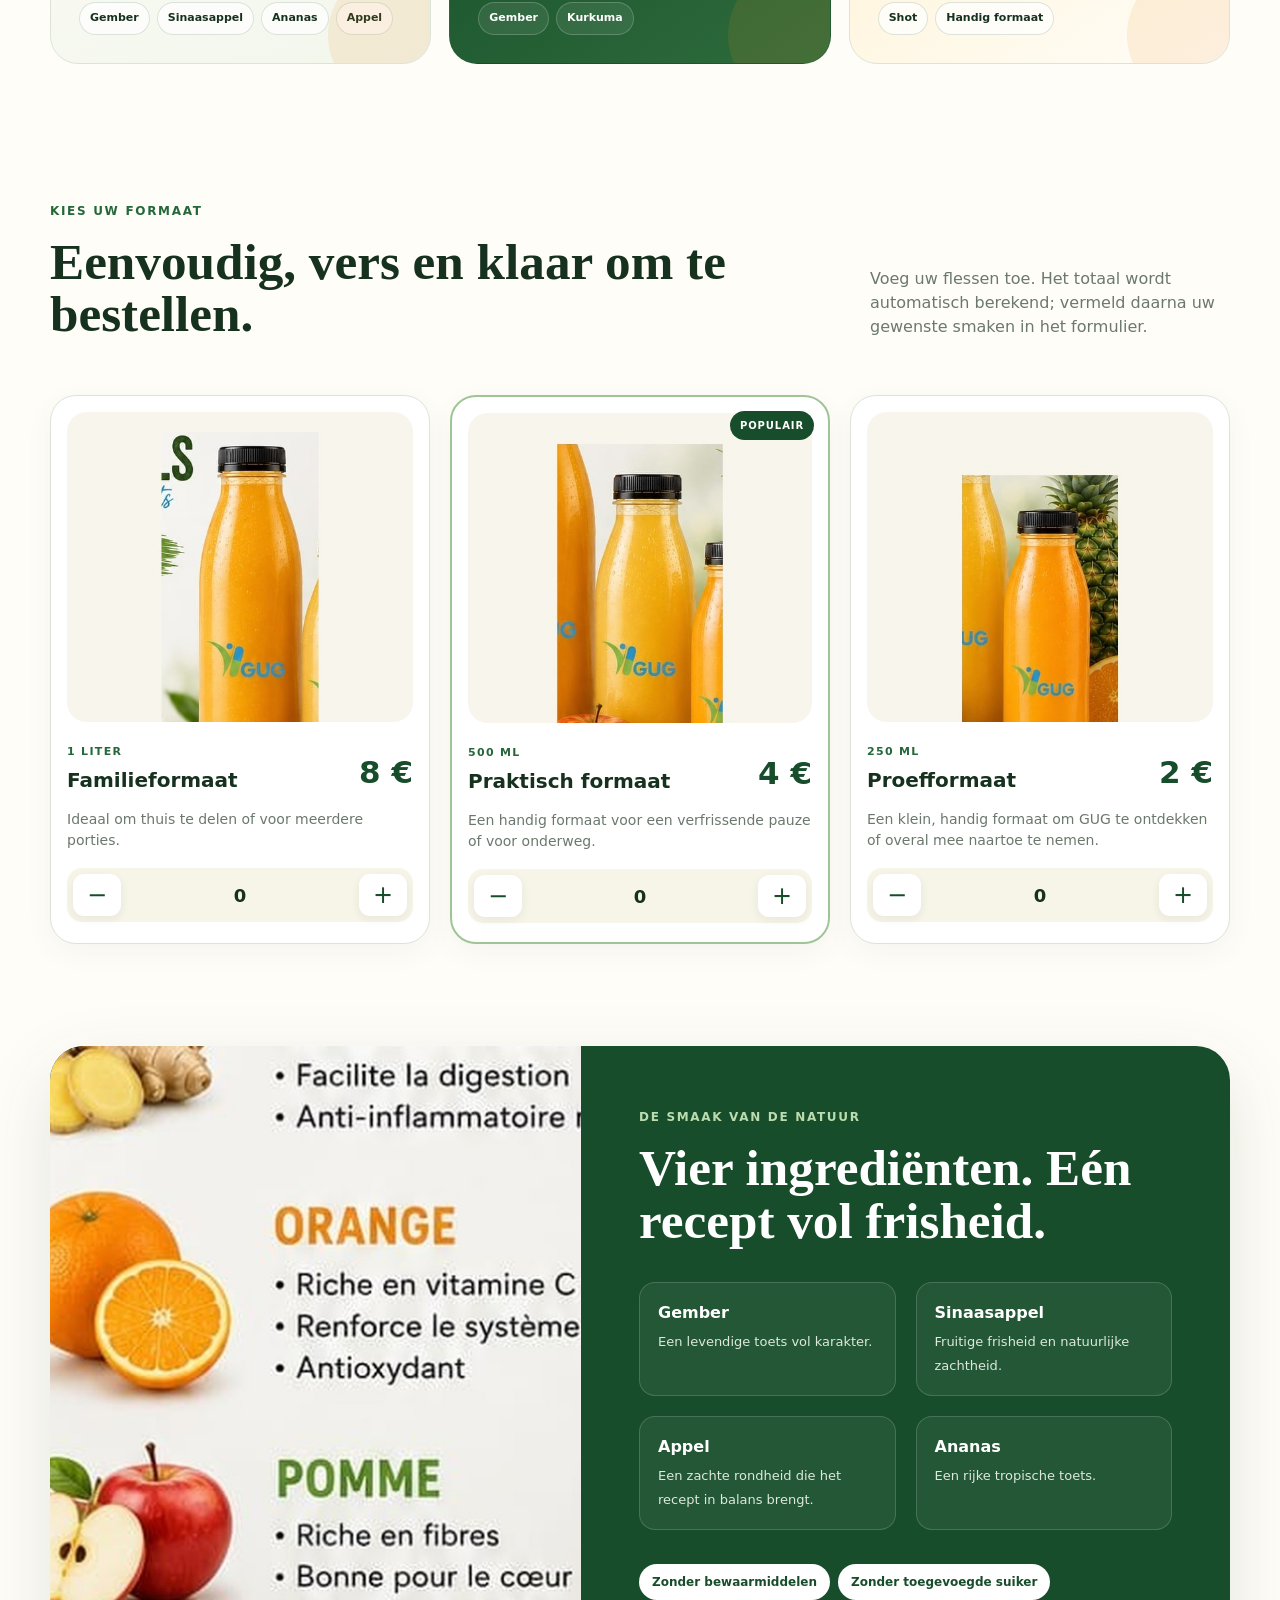
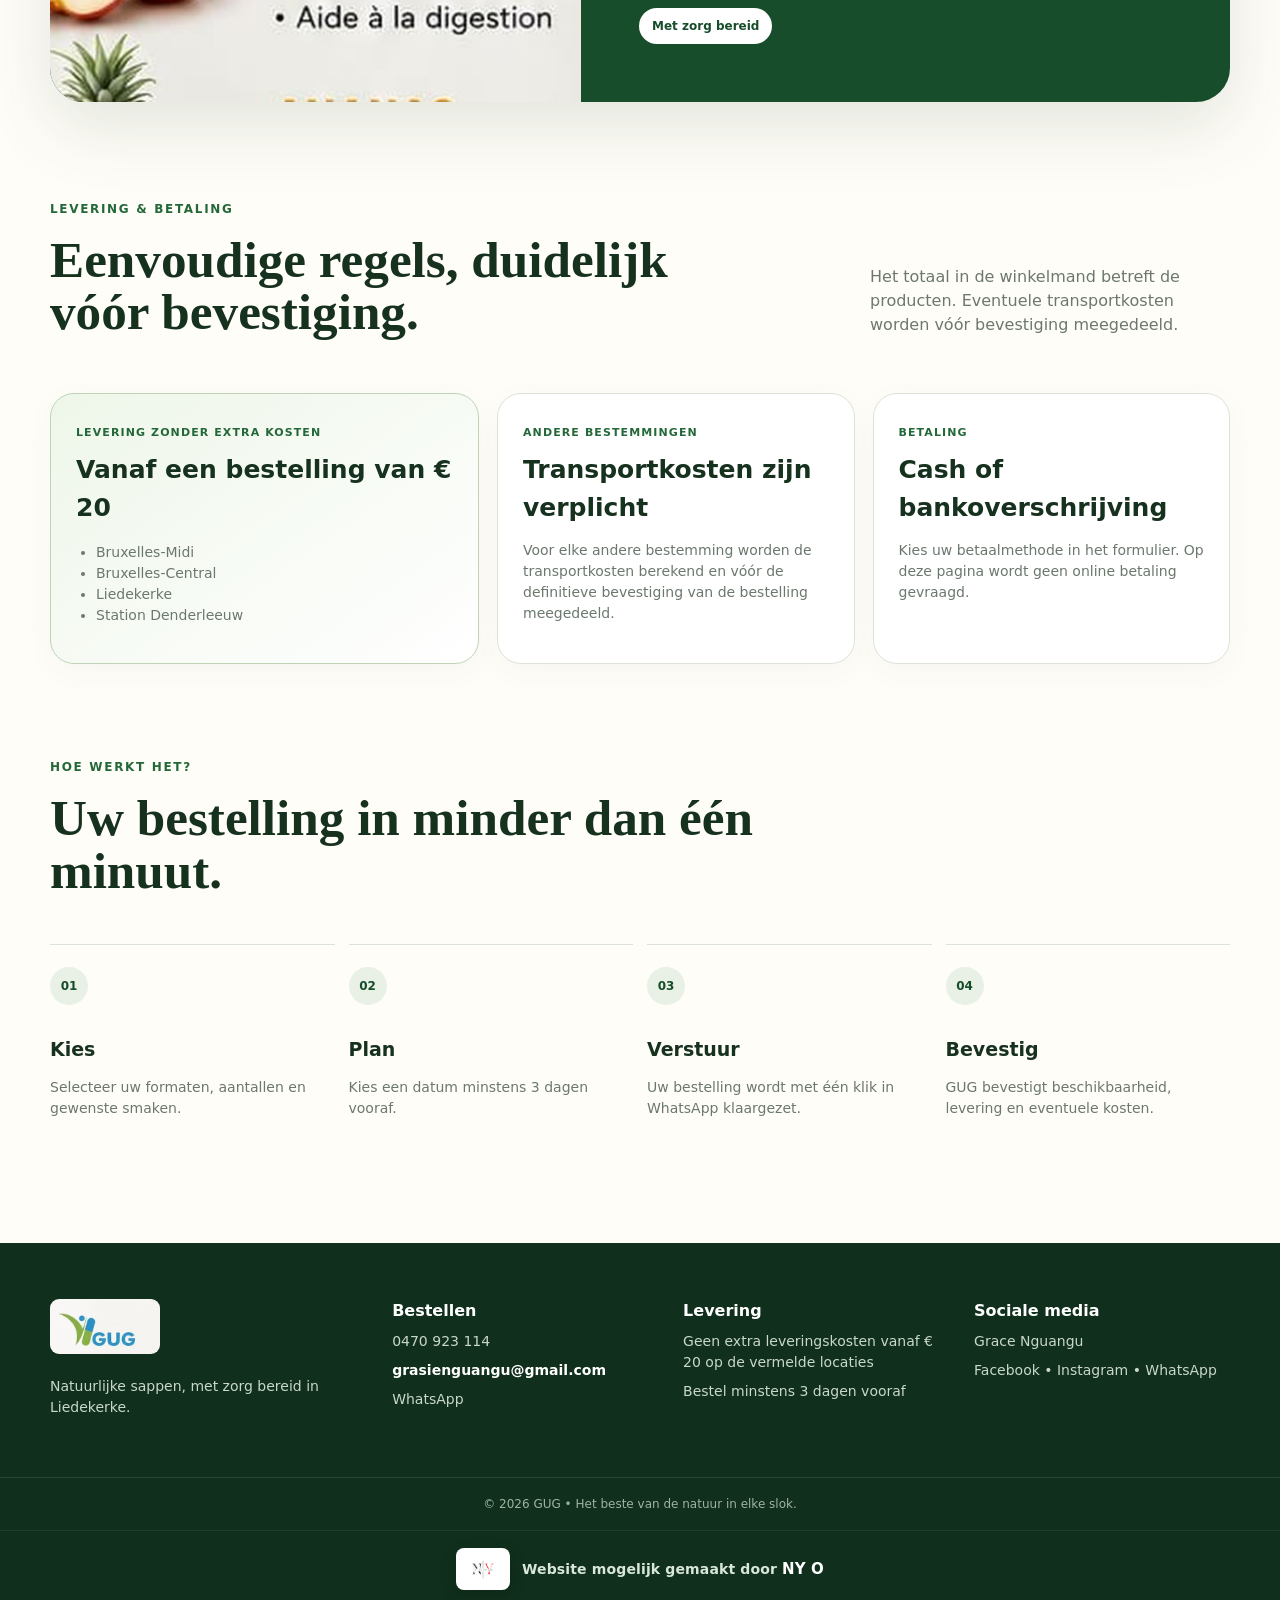
<file: nl.html>
<!DOCTYPE html>

<html lang="nl">
<head>
<meta charset="utf-8"/>
<meta content="width=device-width, initial-scale=1" name="viewport"/>
<meta content="#174d2a" name="theme-color"/>
<meta content="Bestel GUG natuurlijke sappen op basis van gember, fruit en kurkuma, evenals Energy Shots. Bestel minstens 3 dagen vooraf." name="description"/>
<title>GUG — Natuurlijke sappen | Online bestellen</title>
<link href="assets/gug-favicon-32.png" rel="icon" sizes="32x32" type="image/png"/><link href="assets/gug-favicon-192.png" rel="icon" sizes="192x192" type="image/png"/><link href="assets/gug-apple-touch-icon.png" rel="apple-touch-icon" sizes="180x180"/><link href="styles.css" rel="stylesheet"/>
</head>
<body>
<header class="topbar">
<a aria-label="GUG startpagina" class="brand" href="#top">
<img alt="Logo GUG" class="moving-gug-logo" src="assets/gug-logo.jpg"/>
</a>
<nav>
<a href="#gamme">Ons assortiment</a>
<a href="#produits">Onze formaten</a>
<a href="#livraison">Levering</a>
<a href="#contact">Contact</a>
</nav>
<div aria-label="Taal kiezen" class="language-switch">
<a href="index.html" hreflang="fr" lang="fr">FR</a>
<a href="en.html" hreflang="en" lang="en">EN</a>
<a class="active" href="nl.html" hreflang="nl" lang="nl">NL</a>
</div>
<button aria-label="Winkelmand openen" class="cart-mini" id="cartMini" type="button">
<span>Winkelmand</span><b id="cartCount">0</b>
</button>
</header>
<main id="top">
<section class="hero section-shell">
<div class="hero-copy">
<span class="eyebrow">NATUURLIJKE SAPPEN • ENERGY SHOTS • GEMAAKT IN LIEDEKERKE</span>
<h1>Fruit. Gember. <em>Vol karakter.</em></h1>
<p>Ontdek ons assortiment natuurlijke sappen op basis van gember, fruit en kurkuma, evenals onze Energy Shots. Verse, smaakvolle dranken die met zorg worden bereid.</p>
<div class="hero-actions">
<a class="btn primary" href="#produits">Nu bestellen</a>
<a class="btn ghost" href="https://wa.me/32470923114" rel="noopener" target="_blank">WhatsApp</a>
</div>
<div class="trust-row">
<span>Gember • Fruit • Kurkuma</span><i></i><span>Energy Shots</span><i></i><span>Bestel minstens 3 dagen vooraf</span>
</div>
</div>
<div class="hero-visual">
<span class="sunburst"></span>
<img alt="GUG natuurlijke sapflessen met fruit" src="assets/gug-hero.jpg"/>
<div class="price-pill"><small>vanaf</small><strong>2 €</strong></div>
<div class="fresh-pill">Vers • Natuurlijk • Heerlijk</div>
</div>
</section>
<section aria-label="GUG troeven" class="ticker">
<div>GEMBER</div><span>✦</span><div>ORANGE</div><span>✦</span><div>APPEL</div><span>✦</span><div>ANANAS</div><span>✦</span><div>KURKUMA</div><span>✦</span><div>ENERGY SHOTS</div>
</section>
<section aria-label="Belangrijke informatie" class="order-alert section-shell">
<div class="order-alert-icon">!</div>
<div>
<span class="eyebrow">BELANGRIJK VOOR U BESTELT</span>
<h2>Plaats uw bestelling minstens 3 dagen vooraf.</h2>
<p>Elke bestelling moet minstens <strong>3 dagen vóór</strong> de gewenste leverings- of afhaaldatum worden geplaatst.</p>
</div>
<a class="btn primary" href="https://wa.me/32470923114" rel="noopener" target="_blank">WhatsApp : 0470 923 114</a>
</section>
<section class="range section-shell" id="gamme">
<div class="section-head">
<div>
<span class="eyebrow">ONTDEK HET GUG-ASSORTIMENT</span>
<h2>Verschillende smaken, verschillende manieren om van GUG te genieten.</h2>
</div>
<p>Kies hieronder uw formaat en vermeld bij de bestelling uw gewenste smaken of assortiment.</p>
</div>
<div class="range-grid">
<article class="range-card">
<span class="range-number">01</span>
<h3>Gember &amp; fruit</h3>
<p>Fruitige combinaties rond gember, onder meer met sinaasappel, ananas en appel.</p>
<div class="range-tags"><span>Gember</span><span>Sinaasappel</span><span>Ananas</span><span>Appel</span></div>
</article>
<article class="range-card range-card-dark">
<span class="range-number">02</span>
<h3>Gember &amp; kurkuma</h3>
<p>Een kruidiger recept met het uitgesproken karakter van gember en kurkuma.</p>
<div class="range-tags"><span>Gember</span><span>Kurkuma</span></div>
</article>
<article class="range-card range-card-shot">
<span class="range-number">03</span>
<h3>Energy Shots</h3>
<p>Een compact en geconcentreerd formaat voor liefhebbers van krachtige smaken.</p>
<div class="range-tags"><span>Shot</span><span>Handig formaat</span></div>
</article>
</div>
</section>
<section class="products section-shell" id="produits">
<div class="section-head">
<div>
<span class="eyebrow">KIES UW FORMAAT</span>
<h2>Eenvoudig, vers en klaar om te bestellen.</h2>
</div>
<p>Voeg uw flessen toe. Het totaal wordt automatisch berekend; vermeld daarna uw gewenste smaken in het formulier.</p>
</div>
<div class="product-grid">
<article class="product-card" data-product="1l">
<div class="product-image"><img alt="GUG sapfles 1 liter" src="assets/gug-1l.jpg"/></div>
<div class="product-info">
<div><span class="size">1 LITER</span><h3>Familieformaat</h3></div>
<strong class="price">8 €</strong>
</div>
<p>Ideaal om thuis te delen of voor meerdere porties.</p>
<div aria-label="Aantal 1 liter" class="qty-control">
<button class="qty-btn minus" data-id="1l" type="button">−</button>
<span class="qty" id="qty-1l">0</span>
<button class="qty-btn plus" data-id="1l" type="button">+</button>
</div>
</article>
<article class="product-card featured" data-product="500ml">
<span class="badge">POPULAIR</span>
<div class="product-image"><img alt="GUG sapfles 500 ml" src="assets/gug-500ml.jpg"/></div>
<div class="product-info">
<div><span class="size">500 ML</span><h3>Praktisch formaat</h3></div>
<strong class="price">4 €</strong>
</div>
<p>Een handig formaat voor een verfrissende pauze of voor onderweg.</p>
<div aria-label="Aantal 500 ml" class="qty-control">
<button class="qty-btn minus" data-id="500ml" type="button">−</button>
<span class="qty" id="qty-500ml">0</span>
<button class="qty-btn plus" data-id="500ml" type="button">+</button>
</div>
</article>
<article class="product-card" data-product="250ml">
<div class="product-image"><img alt="GUG sapfles 250 ml" src="assets/gug-250ml.jpg"/></div>
<div class="product-info">
<div><span class="size">250 ML</span><h3>Proefformaat</h3></div>
<strong class="price">2 €</strong>
</div>
<p>Een klein, handig formaat om GUG te ontdekken of overal mee naartoe te nemen.</p>
<div aria-label="Aantal 250 ml" class="qty-control">
<button class="qty-btn minus" data-id="250ml" type="button">−</button>
<span class="qty" id="qty-250ml">0</span>
<button class="qty-btn plus" data-id="250ml" type="button">+</button>
</div>
</article>
</div>
</section>
<section class="nature section-shell" id="naturel">
<div class="nature-card">
<div class="nature-image"><img alt="Gember, sinaasappel, appel en ananas" src="assets/gug-ingredients.jpg"/></div>
<div class="nature-copy">
<span class="eyebrow light">DE SMAAK VAN DE NATUUR</span>
<h2>Vier ingrediënten. Eén recept vol frisheid.</h2>
<div class="benefit-grid">
<div><b>Gember</b><span>Een levendige toets vol karakter.</span></div>
<div><b>Sinaasappel</b><span>Fruitige frisheid en natuurlijke zachtheid.</span></div>
<div><b>Appel</b><span>Een zachte rondheid die het recept in balans brengt.</span></div>
<div><b>Ananas</b><span>Een rijke tropische toets.</span></div>
</div>
<div class="clean-labels"><span>Zonder bewaarmiddelen</span><span>Zonder toegevoegde suiker</span><span>Met zorg bereid</span></div>
</div>
</div>
</section>
<section class="logistics section-shell" id="livraison">
<div class="section-head">
<div>
<span class="eyebrow">LEVERING &amp; BETALING</span>
<h2>Eenvoudige regels, duidelijk vóór bevestiging.</h2>
</div>
<p>Het totaal in de winkelmand betreft de producten. Eventuele transportkosten worden vóór bevestiging meegedeeld.</p>
</div>
<div class="logistics-grid">
<article class="logistics-card free">
<span class="logistics-kicker">LEVERING ZONDER EXTRA KOSTEN</span>
<h3>Vanaf een bestelling van € 20</h3>
<ul>
<li>Bruxelles-Midi</li>
<li>Bruxelles-Central</li>
<li>Liedekerke</li>
<li>Station Denderleeuw</li>
</ul>
</article>
<article class="logistics-card">
<span class="logistics-kicker">ANDERE BESTEMMINGEN</span>
<h3>Transportkosten zijn verplicht</h3>
<p>Voor elke andere bestemming worden de transportkosten berekend en vóór de definitieve bevestiging van de bestelling meegedeeld.</p>
</article>
<article class="logistics-card">
<span class="logistics-kicker">BETALING</span>
<h3>Cash of bankoverschrijving</h3>
<p>Kies uw betaalmethode in het formulier. Op deze pagina wordt geen online betaling gevraagd.</p>
</article>
</div>
</section>
<section class="how section-shell">
<div class="section-head compact"><div><span class="eyebrow">HOE WERKT HET?</span><h2>Uw bestelling in minder dan één minuut.</h2></div></div>
<div class="steps">
<div><span>01</span><b>Kies</b><p>Selecteer uw formaten, aantallen en gewenste smaken.</p></div>
<div><span>02</span><b>Plan</b><p>Kies een datum minstens 3 dagen vooraf.</p></div>
<div><span>03</span><b>Verstuur</b><p>Uw bestelling wordt met één klik in WhatsApp klaargezet.</p></div>
<div><span>04</span><b>Bevestig</b><p>GUG bevestigt beschikbaarheid, levering en eventuele kosten.</p></div>
</div>
</section>
</main>
<footer id="contact">
<div class="footer-inner section-shell">
<div><img alt="GUG" class="footer-logo" src="assets/gug-logo.jpg"/><p>Natuurlijke sappen, met zorg bereid in Liedekerke.</p></div>
<div><b>Bestellen</b><a href="tel:+32470923114">0470 923 114</a><a class="contact-email" href="mailto:grasienguangu@gmail.com"><strong>grasienguangu@gmail.com</strong></a><a href="https://wa.me/32470923114" rel="noopener" target="_blank">WhatsApp</a></div>
<div><b>Levering</b><span>Geen extra leveringskosten vanaf € 20 op de vermelde locaties</span><span>Bestel minstens 3 dagen vooraf</span></div>
<div><b>Sociale media</b><span>Grace Nguangu</span><span>Facebook • Instagram • WhatsApp</span></div>
</div>
<div class="copyright">© 2026 GUG • Het beste van de natuur in elke slok.</div>
<div class="powered-by"><a class="ny-powered-link" href="https://ny-organization.be/home" rel="noopener" target="_blank"><img alt="NY Organization" class="ny-powered-logo" src="assets/ny-organization-logo.png"/><span>Website mogelijk gemaakt door <strong>NY O</strong></span></a></div>
</footer>
<button class="floating-cart" hidden="" id="floatingCart" type="button">
<span><b id="floatingQty">0</b> <span id="floatingItemLabel">artikel</span></span>
<strong id="floatingTotal">0 €</strong>
<em>Bekijk mijn bestelling →</em>
</button>
<div class="drawer-backdrop" hidden="" id="drawerBackdrop"></div>
<aside aria-hidden="true" aria-label="Uw bestelling" class="cart-drawer" id="cartDrawer">
<div class="drawer-head">
<div><span class="eyebrow">UW BESTELLING</span><h2>GUG-winkelmand</h2></div>
<button aria-label="Sluiten" class="close" id="closeDrawer" type="button">×</button>
</div>
<div class="cart-items" id="cartItems"></div>
<div class="cart-empty" id="cartEmpty">Uw winkelmand is leeg. Voeg een fles toe om te beginnen.</div>
<div class="cart-total" hidden="" id="cartTotalBlock">
<span>Totaal producten</span><strong id="drawerTotal">0 €</strong>
<small id="deliveryRule">Eventuele transportkosten worden vóór bevestiging met u afgestemd.</small>
</div>
<form hidden="" id="orderForm">
<div class="form-title"><span>Contactgegevens</span><small>* verplichte velden</small></div>
<label>Voor- en achternaam *<input autocomplete="name" id="customerName" placeholder="Uw naam" required="" type="text"/></label>
<label>Telefoon *<input autocomplete="tel" id="customerPhone" placeholder="04…" required="" type="tel"/></label>
<fieldset>
<legend>Ontvangstmethode *</legend>
<label class="radio-card"><input checked="" name="delivery" type="radio" value="Livraison"/><span><b>Levering / afhaalpunt</b><small>Kies hieronder uw bestemming</small></span></label>
<label class="radio-card"><input name="delivery" type="radio" value="Retrait à Liedekerke"/><span><b>Afhalen</b><small>Afhalen in Liedekerke</small></span></label>
</fieldset>
<div id="deliveryFields">
<label>Bestemming *
          <select id="deliveryDestination" required="">
<option value="">Kies een bestemming</option>
<option value="Bruxelles-Midi">Bruxelles-Midi</option>
<option value="Bruxelles-Central">Bruxelles-Central</option>
<option value="Liedekerke">Liedekerke</option>
<option value="Station Denderleeuw">Station Denderleeuw</option>
<option value="Autre destination">Andere bestemming</option>
</select>
</label>
<div class="delivery-notice" id="deliveryNotice">
          Levering zonder extra kosten op de vermelde locaties voor bestellingen vanaf € 20.
        </div>
</div>
<div hidden="" id="addressFields">
<label>Exact adres / bestemming *<input autocomplete="street-address" id="address" placeholder="Straat, huisnummer of ontmoetingspunt" type="text"/></label>
<div class="two-cols">
<label>Postcode<input autocomplete="postal-code" id="postalCode" placeholder="1000" type="text"/></label>
<label>Stad<input autocomplete="address-level2" id="city" placeholder="Stad" type="text"/></label>
</div>
</div>
<fieldset>
<legend>Betaalmethode *</legend>
<label class="radio-card"><input checked="" name="payment" type="radio" value="Cash"/><span><b>Cash</b><small>Contante betaling volgens de afgesproken voorwaarden</small></span></label>
<label class="radio-card"><input name="payment" type="radio" value="Virement bancaire"/><span><b>Bankoverschrijving</b><small>De betaalgegevens worden bij de bevestiging meegedeeld</small></span></label>
</fieldset>
<label>Gewenste datum *<input id="deliveryDate" required="" type="date"/></label>
<div class="advance-notice"><b>Minstens 3 dagen vooraf.</b> De kalender blokkeert automatisch data die te dichtbij liggen.</div>
<label>Gewenste smaken / assortiment<textarea id="flavors" placeholder="Bijv. gember-ananas, gember-sinaasappel, kurkuma, Energy Shots, assortiment…" rows="3"></textarea></label>
<label>Opmerking / details<textarea id="note" placeholder="Bijv. voorkeurstijd, afspraakdetails, instructies…" rows="3"></textarea></label>
<fieldset class="safety-box">
<legend>Voorzorgsmaatregelen vóór bestelling *</legend>
<p class="safety-intro">Controleer vóór afronding dat geen van de volgende situaties op u van toepassing is:</p>
<ul>
<li>Allergie of intolerantie voor een van de ingrediënten</li>
<li>Regelmatig gebruik van medicatie waarvoor compatibiliteit moet worden nagegaan</li>
<li>Antistollingsbehandeling of medicatie die de bloedstolling beïnvloedt</li>
<li>Zwangerschap of borstvoeding — u kunt advies vragen</li>
<li>Spijsverteringsgevoeligheid of -probleem waarvoor voorzorg nodig is</li>
<li>Andere bijzondere situatie</li>
</ul>
<label class="check-card">
<input id="safetyConfirm" required="" type="checkbox"/>
<span><b>Geen van deze situaties</b><small>Ik bevestig dat geen van de bovenstaande situaties op mij van toepassing is.</small></span>
</label>
<p class="safety-help">Als een van deze situaties op u van toepassing is, vink dit vakje dan niet aan en neem vóór de bestelling contact op met GUG via WhatsApp.</p>
</fieldset>
<button class="btn primary full" type="submit">Mijn bestelling via WhatsApp versturen</button>
<p class="form-note">Op deze pagina wordt geen betaling gevraagd. GUG bevestigt via WhatsApp de beschikbaarheid, de leverings- of afhaalafspraken en eventuele transportkosten.</p>
</form>
</aside>
<div aria-live="polite" class="toast" id="toast" role="status"></div>
<script src="app.js"></script>
</body>
</html>
</file>
<file: styles.css>
:root{
  --green:#174d2a;
  --green-2:#24683a;
  --green-3:#e9f1e6;
  --cream:#f7f4e8;
  --paper:#fffdf8;
  --orange:#ef8d25;
  --blue:#269bc7;
  --ink:#17311f;
  --muted:#6b786d;
  --line:#dce4d9;
  --shadow:0 24px 70px rgba(31,68,41,.13);
}
*{box-sizing:border-box} html{scroll-behavior:smooth} body{margin:0;font-family:Inter,ui-sans-serif,system-ui,-apple-system,'Segoe UI',sans-serif;color:var(--ink);background:var(--paper);line-height:1.5} body.no-scroll{overflow:hidden}
a{color:inherit;text-decoration:none} button,input,textarea{font:inherit} button{cursor:pointer}.section-shell{width:min(1180px,calc(100% - 40px));margin:auto}
.topbar{position:sticky;top:0;z-index:40;height:78px;display:flex;align-items:center;gap:32px;padding:0 max(24px,calc((100vw - 1180px)/2));background:rgba(255,253,248,.88);backdrop-filter:blur(16px);border-bottom:1px solid rgba(23,77,42,.08)}.brand img{width:115px;height:55px;object-fit:cover;object-position:left top;border-radius:10px}.topbar nav{display:flex;gap:26px;margin-left:auto;font-weight:700;font-size:14px}.topbar nav a{opacity:.72}.topbar nav a:hover{opacity:1}.cart-mini{border:0;background:var(--green);color:white;padding:10px 14px;border-radius:999px;display:flex;gap:9px;align-items:center;font-weight:800}.cart-mini b{background:white;color:var(--green);width:24px;height:24px;border-radius:50%;display:grid;place-items:center}
.hero{min-height:650px;display:grid;grid-template-columns:1.05fr .95fr;gap:48px;align-items:center;padding:66px 0 74px}.eyebrow{font-size:12px;letter-spacing:.14em;font-weight:800;color:var(--green-2)}.hero h1,.section-head h2,.nature h2,.how h2,.drawer-head h2{font-family:Georgia,'Times New Roman',serif;line-height:1.03;margin:14px 0 20px}.hero h1{font-size:clamp(48px,6vw,78px);max-width:720px}.hero h1 em{color:var(--orange);font-weight:700}.hero-copy>p{font-size:19px;color:var(--muted);max-width:650px}.hero-actions{display:flex;gap:12px;margin:30px 0 26px}.btn{border-radius:14px;padding:15px 20px;font-weight:800;display:inline-flex;align-items:center;justify-content:center;border:1px solid transparent}.btn.primary{background:var(--green);color:white;box-shadow:0 14px 30px rgba(23,77,42,.18)}.btn.primary:hover{transform:translateY(-1px);background:#103f21}.btn.ghost{border-color:var(--line);background:white}.btn.full{width:100%;margin-top:6px}.trust-row{display:flex;align-items:center;gap:11px;flex-wrap:wrap;font-size:13px;font-weight:700;color:#55705c}.trust-row i{width:4px;height:4px;background:var(--orange);border-radius:50%}.hero-visual{position:relative;min-height:530px;display:grid;place-items:center}.hero-visual:before{content:"";position:absolute;inset:8% 3% 0;background:linear-gradient(155deg,#eff5df,#f8e6b5);border-radius:48% 48% 26% 26%/35% 36% 20% 20%;transform:rotate(-3deg)}.hero-visual img{position:relative;width:min(480px,88%);height:535px;object-fit:cover;border-radius:36px;box-shadow:var(--shadow);transform:rotate(2deg)}.sunburst{position:absolute;width:145px;height:145px;border-radius:50%;background:var(--orange);right:2%;top:2%;opacity:.18}.price-pill,.fresh-pill{position:absolute;z-index:2;box-shadow:0 16px 40px rgba(23,49,31,.15)}.price-pill{left:0;bottom:8%;background:white;border-radius:22px;padding:13px 18px;display:flex;gap:8px;align-items:baseline}.price-pill small{color:var(--muted)}.price-pill strong{font-size:28px;color:var(--green)}.fresh-pill{right:-10px;top:18%;background:var(--green);color:white;border-radius:999px;padding:12px 17px;font-weight:800;font-size:13px}.ticker{overflow:hidden;background:var(--green);color:white;display:flex;gap:28px;justify-content:center;padding:16px 24px;font-weight:800;letter-spacing:.08em;font-size:13px}.ticker span{color:#f0ad52}
.products{padding:92px 0}.section-head{display:flex;justify-content:space-between;gap:30px;align-items:end;margin-bottom:34px}.section-head h2{font-size:clamp(36px,4vw,54px);max-width:720px}.section-head>p{max-width:360px;color:var(--muted);margin-bottom:22px}.product-grid{display:grid;grid-template-columns:repeat(3,1fr);gap:20px}.product-card{position:relative;background:white;border:1px solid var(--line);border-radius:26px;padding:16px 16px 19px;transition:.22s ease;box-shadow:0 8px 28px rgba(35,69,44,.05)}.product-card:hover{transform:translateY(-5px);box-shadow:var(--shadow)}.product-card.featured{border:2px solid #9fc596}.badge{position:absolute;right:14px;top:14px;background:var(--green);color:white;font-size:10px;letter-spacing:.09em;font-weight:800;border-radius:999px;padding:7px 10px;z-index:2}.product-image{height:310px;background:linear-gradient(180deg,#f7f4e7,#fbfaf4);border-radius:20px;overflow:hidden;display:grid;place-items:center}.product-image img{width:100%;height:100%;object-fit:cover;transition:.25s ease}.product-card:hover .product-image img{transform:scale(1.025)}.product-info{display:flex;justify-content:space-between;align-items:end;gap:16px;margin-top:16px}.size{font-size:11px;font-weight:800;color:var(--green-2);letter-spacing:.12em}.product-info h3{margin:3px 0 0;font-size:20px}.price{font-size:31px;color:var(--green)}.product-card>p{color:var(--muted);font-size:14px;min-height:43px}.qty-control{display:grid;grid-template-columns:48px 1fr 48px;gap:8px;background:var(--cream);padding:6px;border-radius:15px;margin-top:16px}.qty-btn{border:0;background:white;border-radius:11px;height:42px;font-size:24px;color:var(--green);box-shadow:0 3px 10px rgba(29,70,40,.07)}.qty{display:grid;place-items:center;font-weight:800;font-size:18px}
.nature{padding:10px 0 90px}.nature-card{overflow:hidden;background:var(--green);border-radius:34px;display:grid;grid-template-columns:.9fr 1.1fr;box-shadow:var(--shadow)}.nature-image{min-height:560px}.nature-image img{width:100%;height:100%;object-fit:cover}.nature-copy{padding:58px;color:white}.eyebrow.light{color:#bbdcaf}.nature-copy h2{font-size:clamp(38px,4vw,55px)}.benefit-grid{display:grid;grid-template-columns:1fr 1fr;gap:20px;margin:34px 0}.benefit-grid div{padding:18px;border:1px solid rgba(255,255,255,.16);border-radius:16px;background:rgba(255,255,255,.06)}.benefit-grid b{display:block;font-size:16px;margin-bottom:4px}.benefit-grid span{font-size:13px;color:#dce9dc}.clean-labels{display:flex;flex-wrap:wrap;gap:8px}.clean-labels span{background:white;color:var(--green);border-radius:999px;padding:9px 13px;font-size:12px;font-weight:800}
.how{padding:0 0 100px}.section-head.compact{margin-bottom:26px}.steps{display:grid;grid-template-columns:repeat(4,1fr);gap:14px}.steps>div{border-top:1px solid var(--line);padding:22px 12px 10px 0}.steps span{display:inline-grid;place-items:center;width:38px;height:38px;border-radius:50%;background:var(--green-3);font-size:12px;font-weight:800;color:var(--green);margin-bottom:30px}.steps b{display:block;font-size:19px}.steps p{color:var(--muted);font-size:14px}
footer{background:#102f1c;color:white;padding-top:56px}.footer-inner{display:grid;grid-template-columns:1.2fr repeat(3,1fr);gap:35px;padding-bottom:45px}.footer-inner>div{display:flex;flex-direction:column;gap:8px}.footer-logo{width:110px;border-radius:9px}.footer-inner p,.footer-inner span,.footer-inner a{color:#c9d7cc;font-size:14px}.footer-inner a:hover{color:white}.copyright{border-top:1px solid rgba(255,255,255,.09);padding:17px;text-align:center;color:#9fb3a4;font-size:12px}
.floating-cart{position:fixed;z-index:35;left:50%;bottom:20px;transform:translateX(-50%);width:min(620px,calc(100% - 28px));border:0;background:var(--green);color:white;border-radius:18px;padding:13px 16px;box-shadow:0 20px 55px rgba(10,49,23,.34);display:grid;grid-template-columns:1fr auto auto;gap:16px;align-items:center;text-align:left}.floating-cart strong{font-size:20px}.floating-cart em{font-style:normal;font-size:13px;font-weight:800}.floating-cart[hidden]{display:none}
.drawer-backdrop{position:fixed;inset:0;background:rgba(9,29,15,.45);backdrop-filter:blur(3px);z-index:60}.drawer-backdrop[hidden]{display:none}.cart-drawer{position:fixed;right:0;top:0;bottom:0;width:min(500px,100%);background:var(--paper);z-index:61;box-shadow:-25px 0 70px rgba(10,38,18,.18);padding:24px;overflow:auto;transform:translateX(103%);transition:transform .28s ease}.cart-drawer.open{transform:translateX(0)}.drawer-head{display:flex;align-items:flex-start;justify-content:space-between;border-bottom:1px solid var(--line);padding-bottom:16px}.drawer-head h2{font-size:36px;margin:7px 0 0}.close{width:42px;height:42px;border:1px solid var(--line);background:white;border-radius:50%;font-size:27px;color:var(--green)}.cart-items{display:flex;flex-direction:column;gap:8px;padding:16px 0}.cart-row{display:grid;grid-template-columns:1fr auto;gap:10px;padding:12px 0;border-bottom:1px solid var(--line)}.cart-row small{display:block;color:var(--muted)}.cart-row strong{color:var(--green)}.cart-empty{padding:30px 5px;color:var(--muted);text-align:center}.cart-total{padding:15px 0 22px;border-bottom:1px solid var(--line);display:grid;grid-template-columns:1fr auto;gap:8px}.cart-total strong{font-size:26px}.cart-total small{grid-column:1/-1;color:var(--muted)}form{padding-top:22px}.form-title{display:flex;justify-content:space-between;align-items:center;margin-bottom:14px}.form-title span{font-weight:800;font-size:18px}.form-title small{color:var(--muted)}form>label,#addressFields>label,.two-cols label{display:grid;gap:6px;font-size:13px;font-weight:700;margin-bottom:13px}input,textarea{width:100%;border:1px solid var(--line);background:white;border-radius:12px;padding:13px 14px;outline:none;color:var(--ink)}input:focus,textarea:focus{border-color:#7daa84;box-shadow:0 0 0 3px rgba(80,139,92,.1)}fieldset{border:0;padding:0;margin:0 0 14px}legend{font-size:13px;font-weight:700;margin-bottom:8px}.radio-card{display:flex;gap:10px;align-items:center;border:1px solid var(--line);border-radius:13px;padding:10px 12px;margin-bottom:8px;background:white}.radio-card input{width:auto}.radio-card span{display:grid}.radio-card small{color:var(--muted);font-weight:500}.two-cols{display:grid;grid-template-columns:1fr 1fr;gap:10px}.form-note{font-size:11px;color:var(--muted);text-align:center}.toast{position:fixed;z-index:90;left:50%;top:95px;transform:translate(-50%,-15px);background:#132e1d;color:white;padding:11px 15px;border-radius:999px;font-size:13px;font-weight:700;opacity:0;pointer-events:none;transition:.22s}.toast.show{opacity:1;transform:translate(-50%,0)}
@media(max-width:900px){.topbar nav{display:none}.topbar{padding:0 20px}.hero{grid-template-columns:1fr;padding-top:38px}.hero-copy{text-align:center}.hero-copy>p{margin-inline:auto}.hero-actions,.trust-row{justify-content:center}.hero-visual{min-height:480px}.hero-visual img{height:470px}.product-grid{grid-template-columns:1fr 1fr}.product-card:last-child{grid-column:1/-1}.nature-card{grid-template-columns:1fr}.nature-image{min-height:360px}.steps{grid-template-columns:1fr 1fr}.footer-inner{grid-template-columns:1fr 1fr}.section-head{display:block}.section-head>p{margin-bottom:0}.section-head h2{margin-bottom:15px}}
@media(max-width:600px){.section-shell{width:min(100% - 26px,1180px)}.topbar{height:68px}.brand img{width:92px;height:45px}.cart-mini span{display:none}.hero{gap:14px;padding-bottom:42px}.hero h1{font-size:46px}.hero-copy>p{font-size:16px}.hero-actions{flex-direction:column}.hero-visual{min-height:390px}.hero-visual img{height:380px;width:92%;border-radius:28px}.price-pill{left:5px;bottom:2%}.fresh-pill{right:2px;top:12%}.ticker{justify-content:flex-start;white-space:nowrap;overflow:auto}.products{padding:64px 0}.product-grid{grid-template-columns:1fr}.product-card:last-child{grid-column:auto}.product-image{height:280px}.nature{padding-bottom:64px}.nature-copy{padding:32px 22px}.benefit-grid{grid-template-columns:1fr}.steps{grid-template-columns:1fr}.steps span{margin-bottom:15px}.footer-inner{grid-template-columns:1fr;gap:26px}.floating-cart{grid-template-columns:1fr auto}.floating-cart em{display:none}.cart-drawer{padding:20px}.two-cols{grid-template-columns:1fr}.nature-image{min-height:310px}}


/* --- GUG V2 : gamme, livraison, paiement et précautions --- */
.order-alert{
  margin-top:42px;
  padding:22px 24px;
  border:1px solid #ead3a3;
  border-radius:24px;
  background:linear-gradient(135deg,#fff8e9,#fffdf8);
  display:grid;
  grid-template-columns:auto 1fr auto;
  gap:18px;
  align-items:center;
  box-shadow:0 12px 35px rgba(92,68,21,.07)
}
.order-alert-icon{
  width:48px;height:48px;border-radius:50%;display:grid;place-items:center;
  background:var(--orange);color:white;font-size:26px;font-weight:900
}
.order-alert h2{font-family:Georgia,'Times New Roman',serif;font-size:26px;margin:4px 0}
.order-alert p{margin:0;color:var(--muted)}
.range{padding:82px 0 42px}
.range-grid{display:grid;grid-template-columns:repeat(3,1fr);gap:18px}
.range-card{
  min-height:300px;padding:28px;border-radius:28px;border:1px solid var(--line);
  background:linear-gradient(155deg,#fffdf8,#f1f6eb);position:relative;overflow:hidden
}
.range-card:after{
  content:"";position:absolute;width:140px;height:140px;border-radius:50%;
  background:rgba(239,141,37,.12);right:-38px;bottom:-42px
}
.range-card-dark{background:linear-gradient(145deg,#174d2a,#2d6b3b);color:white;border-color:transparent}
.range-card-dark p{color:#d8e7da}
.range-card-shot{background:linear-gradient(145deg,#fff1ce,#fffdf8)}
.range-number{display:inline-grid;place-items:center;width:42px;height:42px;border-radius:50%;background:white;color:var(--green);font-weight:900;box-shadow:0 8px 20px rgba(31,68,41,.08)}
.range-card h3{font-family:Georgia,'Times New Roman',serif;font-size:31px;margin:28px 0 12px}
.range-card p{color:var(--muted);max-width:330px}
.range-tags{display:flex;flex-wrap:wrap;gap:7px;margin-top:25px}
.range-tags span{font-size:11px;font-weight:800;border:1px solid rgba(23,77,42,.15);border-radius:999px;padding:7px 10px;background:rgba(255,255,255,.7)}
.range-card-dark .range-tags span{border-color:rgba(255,255,255,.2);background:rgba(255,255,255,.08);color:white}

.logistics{padding:4px 0 90px}
.logistics-grid{display:grid;grid-template-columns:1.2fr 1fr 1fr;gap:18px}
.logistics-card{
  border:1px solid var(--line);border-radius:24px;padding:25px;background:white;
  box-shadow:0 8px 28px rgba(35,69,44,.04)
}
.logistics-card.free{background:linear-gradient(145deg,#eef6e9,#fff);border-color:#bfd4b7}
.logistics-kicker{font-size:11px;letter-spacing:.1em;font-weight:900;color:var(--green-2)}
.logistics-card h3{font-size:25px;margin:8px 0 12px}
.logistics-card p,.logistics-card li{color:var(--muted);font-size:14px}
.logistics-card ul{padding-left:20px;margin-bottom:0}

select{
  width:100%;border:1px solid var(--line);background:white;border-radius:12px;
  padding:13px 14px;outline:none;color:var(--ink);font:inherit
}
select:focus{border-color:#7daa84;box-shadow:0 0 0 3px rgba(80,139,92,.1)}
#deliveryFields>label{display:grid;gap:6px;font-size:13px;font-weight:700;margin-bottom:10px}
.delivery-notice,.advance-notice{
  padding:11px 12px;border-radius:12px;font-size:12px;line-height:1.45;margin:0 0 14px
}
.delivery-notice{background:#edf5ea;color:#315f3b;border:1px solid #d0e2ca}
.delivery-notice.warning{background:#fff5df;color:#7a5520;border-color:#ecd49e}
.delivery-notice.success{background:#eaf5e9;color:#235a31;border-color:#bad6b8}
.advance-notice{background:#fff6e8;color:#76501f;border:1px solid #ead6ae;margin-top:-5px}
.safety-box{
  margin-top:18px;padding:18px;border:1px solid #e6cfae;border-radius:18px;
  background:#fffaf1
}
.safety-box legend{padding:0 6px;color:#664817}
.safety-intro{margin:0 0 10px;color:#5e5c50;font-size:13px}
.safety-box ul{margin:0 0 15px;padding-left:20px;color:#5e5c50;font-size:12px;line-height:1.55}
.check-card{
  display:flex;gap:10px;align-items:flex-start;border:1px solid #d9c39f;border-radius:13px;
  padding:12px;background:white;cursor:pointer
}
.check-card input{width:auto;margin-top:4px}
.check-card span{display:grid}
.check-card small{color:var(--muted);font-weight:500}
.safety-help{margin:10px 0 0;color:#7b5b29;font-size:11px}

@media(max-width:900px){
  .order-alert{grid-template-columns:auto 1fr}.order-alert .btn{grid-column:1/-1}
  .range-grid{grid-template-columns:1fr 1fr}.range-card:last-child{grid-column:1/-1}
  .logistics-grid{grid-template-columns:1fr 1fr}.logistics-card:first-child{grid-column:1/-1}
}
@media(max-width:600px){
  .order-alert{margin-top:24px;padding:18px;grid-template-columns:1fr;text-align:left}
  .order-alert-icon{width:40px;height:40px;font-size:20px}
  .order-alert .btn{grid-column:auto;width:100%}
  .range{padding-top:58px}.range-grid{grid-template-columns:1fr}.range-card:last-child{grid-column:auto}
  .range-card{min-height:auto}
  .logistics-grid{grid-template-columns:1fr}.logistics-card:first-child{grid-column:auto}
}


/* --- GUG V3 : langues + contact + attribution --- */
.language-switch{
  display:flex;
  align-items:center;
  gap:4px;
  padding:4px;
  border:1px solid var(--line);
  border-radius:999px;
  background:white;
  box-shadow:0 4px 14px rgba(23,77,42,.05);
}
.language-switch a{
  width:34px;
  height:30px;
  display:grid;
  place-items:center;
  border-radius:999px;
  font-size:11px;
  font-weight:900;
  letter-spacing:.04em;
  color:var(--green);
  transition:.18s ease;
}
.language-switch a:hover{background:var(--green-3)}
.language-switch a.active{
  background:var(--green);
  color:white;
}
.contact-email strong{color:white;font-weight:800}
.powered-by{
  border-top:1px solid rgba(255,255,255,.06);
  padding:12px 18px 16px;
  text-align:center;
  color:#8fa795;
  font-size:11px;
}
.powered-by a{color:#d6e5d9;font-weight:800}
.powered-by a:hover{color:white;text-decoration:underline}

@media(max-width:900px){
  .topbar{gap:14px}
  .topbar nav{display:none}
  .language-switch{margin-left:auto}
}
@media(max-width:600px){
  .language-switch a{width:30px;height:28px;font-size:10px}
}


/* --- GUG V4 : logo animé, favicon et branding NY O --- */
.brand{
  position:relative;
  display:inline-flex;
  align-items:center;
  isolation:isolate;
}
.brand::after{
  content:"";
  position:absolute;
  inset:8px -6px;
  border-radius:18px;
  background:radial-gradient(circle, rgba(239,141,37,.14), transparent 68%);
  opacity:.35;
  z-index:-1;
  animation:gugLogoAura 3.8s ease-in-out infinite;
}
.brand .moving-gug-logo{
  transform-origin:50% 55%;
  will-change:transform,filter;
  animation:gugLogoFloat 3.8s ease-in-out infinite;
}
.brand:hover .moving-gug-logo{
  animation-duration:1.35s;
  filter:drop-shadow(0 8px 12px rgba(23,77,42,.16));
}

@keyframes gugLogoFloat{
  0%,100%{
    transform:translate3d(0,0,0) rotate(-.6deg) scale(1);
    filter:drop-shadow(0 3px 5px rgba(23,77,42,.08));
  }
  25%{
    transform:translate3d(2px,-2px,0) rotate(.4deg) scale(1.015);
  }
  50%{
    transform:translate3d(0,-5px,0) rotate(.8deg) scale(1.025);
    filter:drop-shadow(0 8px 12px rgba(23,77,42,.14));
  }
  75%{
    transform:translate3d(-2px,-2px,0) rotate(-.2deg) scale(1.012);
  }
}
@keyframes gugLogoAura{
  0%,100%{transform:scale(.92);opacity:.20}
  50%{transform:scale(1.08);opacity:.52}
}

.powered-by{
  border-top:1px solid rgba(255,255,255,.07);
  padding:17px 18px 20px;
  text-align:center;
}
.ny-powered-link{
  display:inline-flex;
  align-items:center;
  justify-content:center;
  gap:12px;
  color:#d9e6dc !important;
  font-size:14px !important;
  font-weight:650;
  letter-spacing:.01em;
  transition:transform .2s ease,color .2s ease;
}
.ny-powered-link:hover{
  color:white !important;
  transform:translateY(-1px);
  text-decoration:none !important;
}
.ny-powered-link strong{
  color:white;
  font-size:15px;
  font-weight:850;
}
.ny-powered-logo{
  width:54px;
  height:42px;
  object-fit:contain;
  background:white;
  border-radius:8px;
  padding:3px;
  box-shadow:0 5px 16px rgba(0,0,0,.16);
}

@media(max-width:600px){
  .ny-powered-link{
    font-size:13px !important;
    gap:9px;
  }
  .ny-powered-link strong{font-size:14px}
  .ny-powered-logo{width:48px;height:38px}
}

@media(prefers-reduced-motion:reduce){
  .brand::after,
  .brand .moving-gug-logo{
    animation:none !important;
  }
}
</file>
